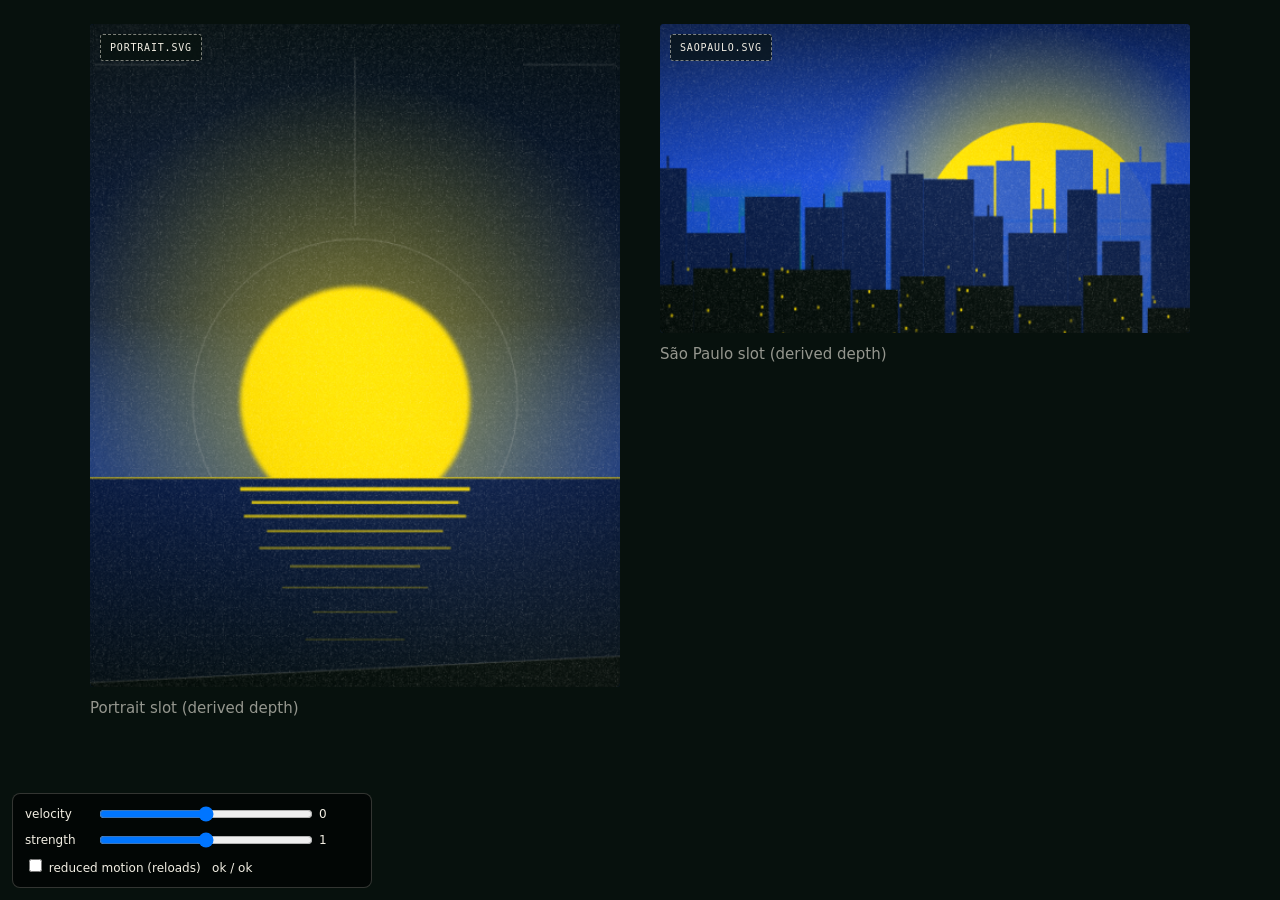
<file: dev/depth-test.html>
<!doctype html>
<html lang="en">
<head>
<meta charset="utf-8">
<meta name="viewport" content="width=device-width, initial-scale=1">
<title>Depth photo test</title>
<link rel="stylesheet" href="../css/style.css">
<style>
  body { padding: 24px 16px 140px; }
  .grid { display: grid; grid-template-columns: repeat(auto-fit, minmax(min(100%, 320px), 1fr)); gap: 40px; max-width: 1100px; margin: 0 auto; align-items: start; }
  .ctl { position: fixed; left: 12px; bottom: 12px; padding: 10px 12px; background: rgba(0,0,0,.6); border: 1px solid rgba(243,239,228,.2); border-radius: 8px; display: grid; gap: 6px; width: min(360px, calc(100vw - 24px)); font: 12px/1.4 system-ui, sans-serif; z-index: 10; }
  .ctl label { display: grid; grid-template-columns: 64px 1fr 40px; gap: 8px; align-items: center; }
  .ctl input[type=range] { width: 100%; }
</style>
</head>
<body>
<div class="grid">
  <figure class="slot" data-slot="portrait" style="--ar: 4 / 5">
    <div class="slot__media"><img src="../assets/slots/portrait.svg" alt="Placeholder portrait art" loading="lazy"></div>
    <span class="slot__tag mono">portrait.svg</span><figcaption>Portrait slot (derived depth)</figcaption>
  </figure>
  <figure class="slot" data-slot="saopaulo" style="--ar: 12 / 7">
    <div class="slot__media"><img src="../assets/slots/saopaulo.svg" alt="Placeholder São Paulo art" loading="lazy"></div>
    <span class="slot__tag mono">saopaulo.svg</span><figcaption>São Paulo slot (derived depth)</figcaption>
  </figure>
</div>
<div class="ctl">
  <label>velocity <input id="v" type="range" min="-1" max="1" step="0.01" value="0"><output id="vo">0</output></label>
  <label>strength <input id="s" type="range" min="0" max="2" step="0.05" value="1"><output id="so">1</output></label>
  <div><input id="rm" type="checkbox"> reduced motion (reloads) &nbsp; <span id="status"></span></div>
</div>
<script type="module">
  import { attachDepth } from '../js/depth-photo.js';
  const $ = (id) => document.getElementById(id);
  const params = new URLSearchParams(location.search);
  const reducedMotion = params.has('rm');
  const strength = parseFloat(params.get('s') || '1');
  $('rm').checked = reducedMotion;
  $('s').value = strength; $('so').textContent = strength;
  $('rm').addEventListener('change', (e) => { e.target.checked ? params.set('rm', '') : params.delete('rm'); location.search = params; });
  $('s').addEventListener('change', (e) => { params.set('s', e.target.value); location.search = params; });

  const handles = [...document.querySelectorAll('.slot')].map((f) => attachDepth(f, { reducedMotion, strength }));
  window.__depth = handles;
  const v = $('v');
  v.addEventListener('input', () => { $('vo').textContent = (+v.value).toFixed(2); });
  // feed the velocity every frame while non-zero, like a scroll loop would
  (function loop() {
    const val = +v.value;
    if (val !== 0) handles.forEach((h) => h.setVelocity(val));
    requestAnimationFrame(loop);
  })();
  setTimeout(() => { $('status').textContent = handles.map((h) => (h.failed ? 'failed' : 'ok')).join(' / '); }, 800);
</script>
</body>
</html>
</file>
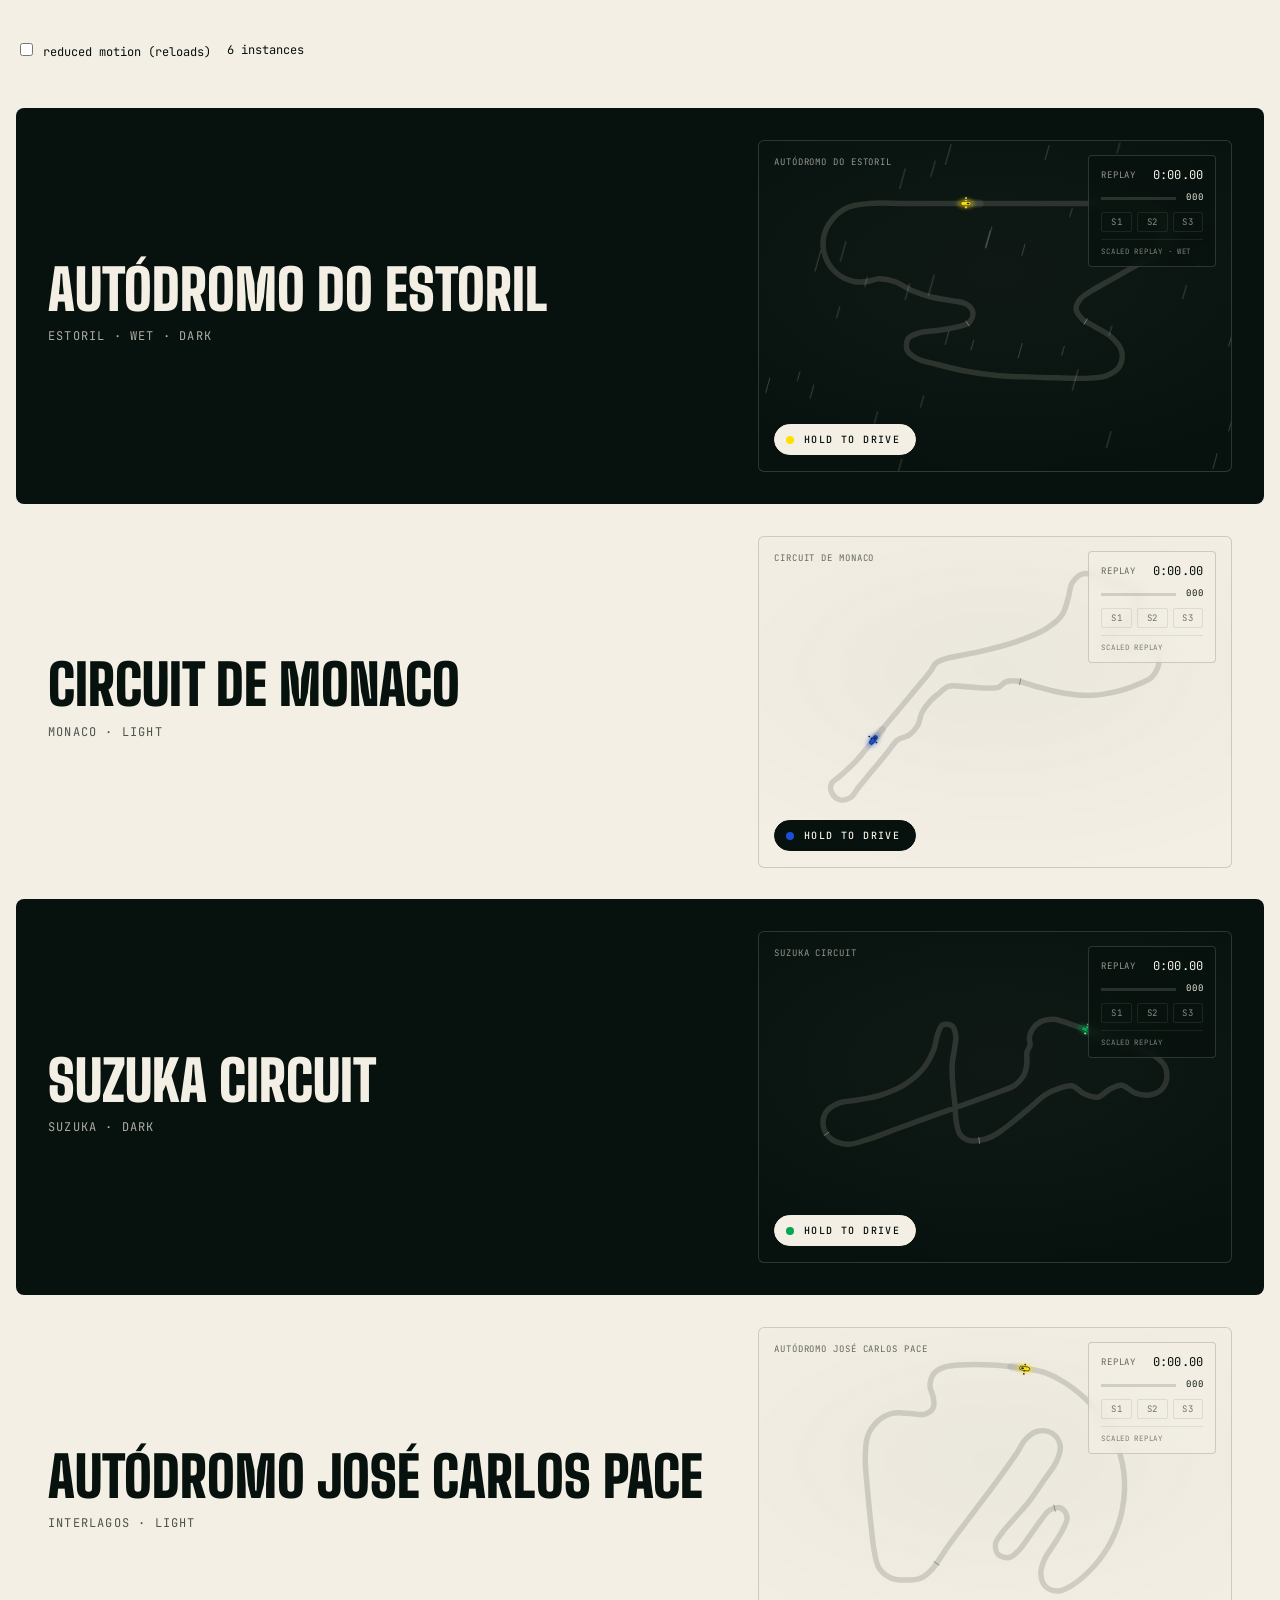
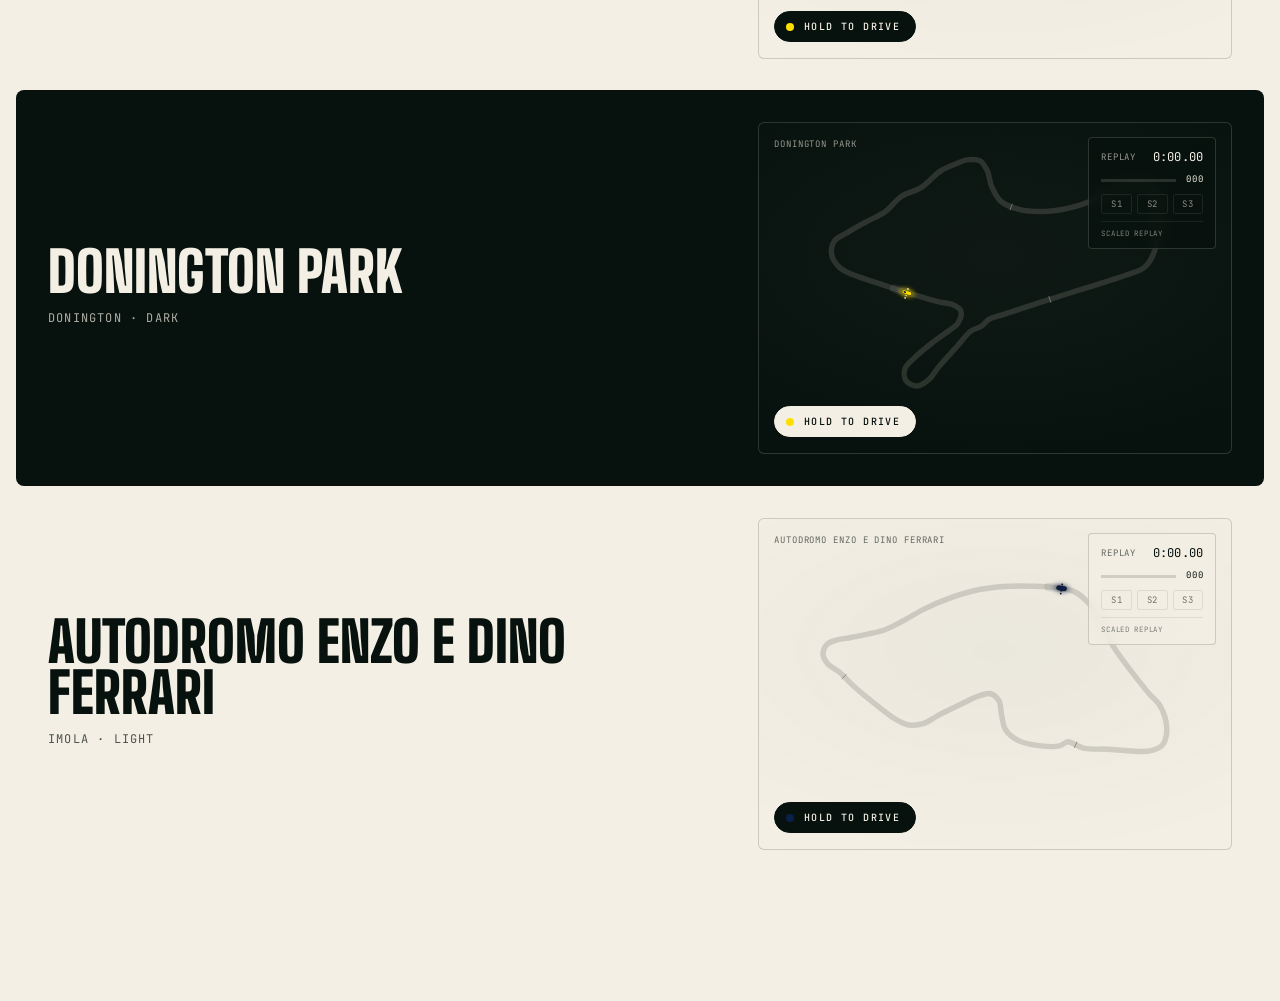
<file: dev/lap-test.html>
<!doctype html>
<html lang="en">
<head>
<meta charset="utf-8">
<meta name="viewport" content="width=device-width, initial-scale=1">
<title>Lap drive test</title>
<link rel="preconnect" href="https://fonts.googleapis.com">
<link rel="preconnect" href="https://fonts.gstatic.com" crossorigin>
<link href="https://fonts.googleapis.com/css2?family=Big+Shoulders+Display:wght@700;900&family=Instrument+Serif:ital@0;1&family=Inter+Tight:wght@400;500;600&family=JetBrains+Mono:wght@400;500&display=swap" rel="stylesheet">
<link rel="stylesheet" href="../css/style.css">
<link rel="stylesheet" href="../css/lap-drive.css">
<style>
  body { margin: 0; background: var(--cream); color: var(--ink); }
  .t-wrap { max-width: 1400px; margin: 0 auto; padding: 40px 16px 120px; display: grid; gap: 48px; }
  .t-row { display: grid; grid-template-columns: 1fr 40%; gap: 40px; align-items: center; padding: 32px; border-radius: 8px; }
  .t-row.dark { background: var(--ink); color: var(--cream); }
  .t-row h2 { font: 900 56px/0.9 var(--f-display); text-transform: uppercase; margin: 0 0 12px; }
  .t-row > div > p { font: 12px/1.6 var(--f-mono); text-transform: uppercase; letter-spacing: .1em; opacity: .7; margin: 0; }
  .t-ctrl { font: 12px var(--f-mono); display: flex; gap: 16px; align-items: center; }
  @media (max-width: 760px) { .t-row { grid-template-columns: 1fr; padding: 16px; } }
</style>
</head>
<body>
<div class="t-wrap">
  <div class="t-ctrl">
    <label><input type="checkbox" id="rm"> reduced motion (reloads)</label>
    <span id="status"></span>
  </div>
  <div id="rows"></div>
</div>
<script type="module">
  import { createLapDrive } from '../js/lap-drive.js';
  import { CIRCUITS } from '../js/circuits.js';

  const reducedMotion = new URLSearchParams(location.search).has('rm');
  const rmBox = document.getElementById('rm');
  rmBox.checked = reducedMotion;
  rmBox.addEventListener('change', (e) => { location.search = e.target.checked ? '?rm' : ''; });

  const rows = [
    { id: 'estoril', wet: true, theme: 'dark', finish: { kicker: '21 April 1985 · Lotus', title: 'Won', result: '+1:02.978', note: 'First Grand Prix win, in the rain' } },
    { id: 'monaco', theme: 'light', accent: '#1b4fd8', finish: { kicker: '1984 · Monaco', title: 'P2', result: 'Rain-shortened', note: 'Sample finish copy for testing' } },
    { id: 'suzuka', theme: 'dark', accent: '#00a651', finish: { kicker: '1988 · Suzuka', title: 'Champion', result: 'P1', note: 'Sample finish copy for testing' } },
    { id: 'interlagos', theme: 'light', finish: { kicker: '1991 · Interlagos', title: 'Won', result: 'Home win', note: 'Sample finish copy for testing' } },
    { id: 'donington', theme: 'dark', finish: { kicker: '1993 · Donington', title: 'Won', result: '+1:23.199', note: 'Sample finish copy for testing' } },
    { id: 'imola', theme: 'light', accent: '#0b1f4b', finish: { kicker: 'Imola', title: 'Remembered', result: '1960 – 1994', note: 'Sample finish copy for testing' } },
  ];

  const host = document.getElementById('rows');
  const instances = [];
  for (const r of rows) {
    const row = document.createElement('section');
    row.className = 't-row' + (r.theme === 'dark' ? ' dark' : '');
    row.innerHTML = `<div><h2>${CIRCUITS[r.id].name}</h2><p>${r.id}${r.wet ? ' · wet' : ''} · ${r.theme}</p></div><div class="lapdrive"></div>`;
    host.appendChild(row);
    const lap = createLapDrive(row.querySelector('.lapdrive'), {
      circuitId: r.id, wet: !!r.wet, accent: r.accent, theme: r.theme, finish: r.finish, reducedMotion,
    });
    instances.push(lap);
    window.__laps = instances;
  }

  const io = new IntersectionObserver((entries) => {
    for (const e of entries) {
      const i = [...host.children].indexOf(e.target);
      instances[i]?.setActive(e.isIntersecting);
    }
  });
  [...host.children].forEach((c) => io.observe(c));
  document.getElementById('status').textContent = `${instances.length} instances`;
</script>
</body>
</html>
</file>
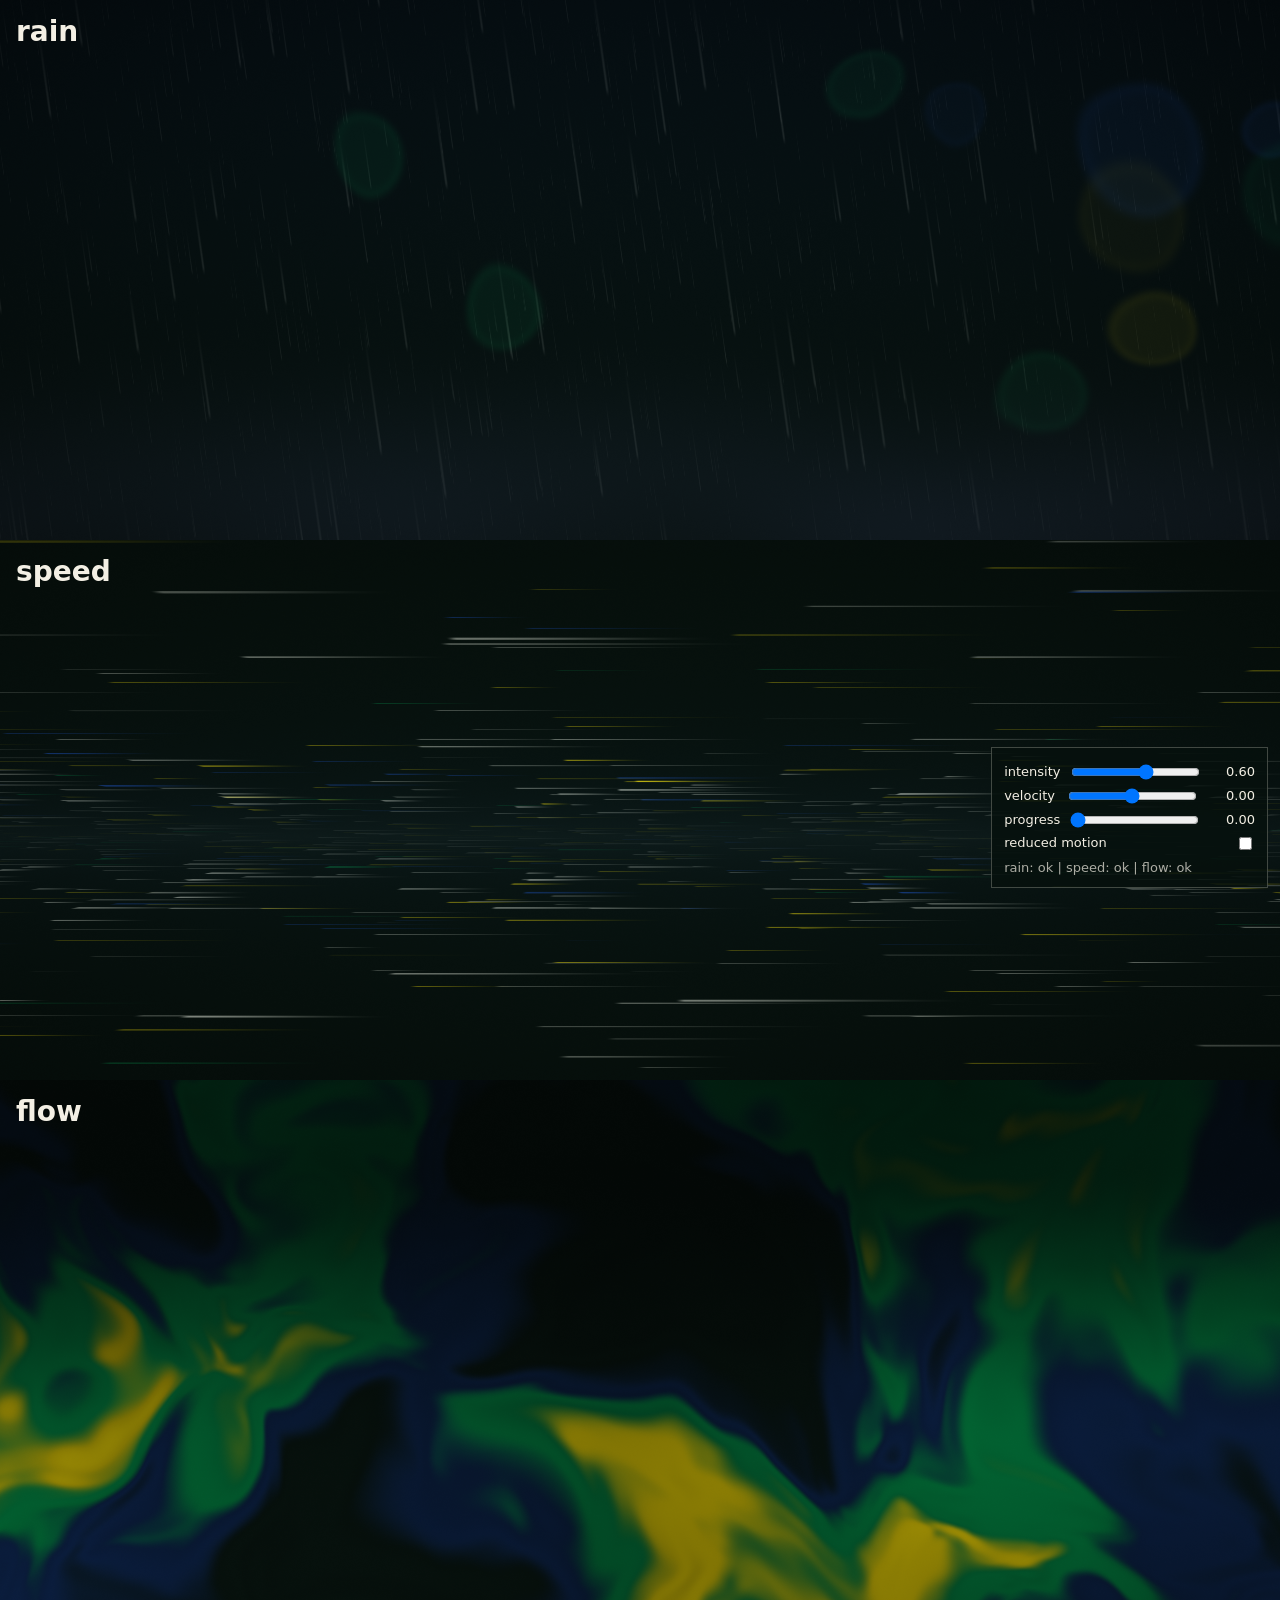
<file: dev/shaders-test.html>
<!doctype html>
<html lang="en">
<head>
<meta charset="utf-8">
<meta name="viewport" content="width=device-width, initial-scale=1">
<title>Shader test</title>
<style>
  html, body { margin: 0; background: #07110D; color: #F3EFE4; font: 13px/1.4 system-ui, sans-serif; }
  section { position: relative; }
  canvas { display: block; width: 100vw; height: 60vh; }
  h2 { position: absolute; left: 16px; top: 12px; margin: 0; font-size: 28px; pointer-events: none; }
  #panel { position: fixed; right: 12px; bottom: 12px; z-index: 2; padding: 10px 12px; background: rgba(7, 17, 13, .85); border: 1px solid rgba(243, 239, 228, .25); }
  #panel label { display: flex; gap: 8px; align-items: center; justify-content: space-between; margin: 4px 0; }
  #panel output { width: 3.5em; text-align: right; }
  #status { margin-top: 6px; opacity: .7; }
</style>
</head>
<body>
<section><canvas data-kind="rain"></canvas><h2>rain</h2></section>
<section><canvas data-kind="speed"></canvas><h2>speed</h2></section>
<section><canvas data-kind="flow"></canvas><h2>flow</h2></section>

<div id="panel">
  <label>intensity <input type="range" data-param="intensity" min="0" max="1" step="0.01" value="0.6"><output>0.60</output></label>
  <label>velocity <input type="range" data-param="velocity" min="-1" max="1" step="0.01" value="0"><output>0.00</output></label>
  <label>progress <input type="range" data-param="progress" min="0" max="1" step="0.01" value="0"><output>0.00</output></label>
  <label>reduced motion <input type="checkbox" id="rm"></label>
  <div id="status"></div>
</div>

<script type="module">
  // Serve over http (module imports do not load from file://). Add ?rm=1 for reduced motion.
  import { createShaderCanvas } from './../js/shaders.js';

  const reducedMotion = new URLSearchParams(location.search).has('rm');
  const rm = document.getElementById('rm');
  rm.checked = reducedMotion;
  rm.addEventListener('change', () => { location.search = rm.checked ? '?rm=1' : ''; });

  const items = [...document.querySelectorAll('canvas')].map((canvas) => {
    const fx = createShaderCanvas(canvas, canvas.dataset.kind, { reducedMotion });
    canvas.addEventListener('pointermove', (e) => {
      const r = canvas.getBoundingClientRect();
      fx.setPointer((e.clientX - r.left) / r.width, (e.clientY - r.top) / r.height);
    });
    fx.start();
    return { kind: canvas.dataset.kind, fx };
  });

  document.getElementById('status').textContent =
    items.map((i) => i.kind + ': ' + (i.fx.failed ? 'FAILED' : 'ok')).join(' | ');

  for (const input of document.querySelectorAll('input[data-param]')) {
    const apply = () => {
      input.nextElementSibling.textContent = Number(input.value).toFixed(2);
      for (const i of items) i.fx.set(input.dataset.param, Number(input.value));
    };
    input.addEventListener('input', apply);
    apply();
  }
  window.addEventListener('resize', () => items.forEach((i) => i.fx.resize()));
</script>
</body>
</html>
</file>
<file: css/style.css>
/* Ayrton Senna — unofficial fan tribute. Original stylesheet. */
:root {
  --ink: #07110d;
  --ink-2: #0c1a14;
  --cream: #f3efe4;
  --cream-2: #e4dfd0;
  --yellow: #ffdf00;
  --green: #00a651;
  --blue: #1b4fd8;
  --navy: #0b1f4b;
  --line: rgba(243, 239, 228, 0.16);
  --f-display: "Big Shoulders Display", "Arial Narrow", Impact, sans-serif;
  --f-serif: "Instrument Serif", Georgia, serif;
  --f-body: "Inter Tight", system-ui, -apple-system, "Segoe UI", sans-serif;
  --f-mono: "JetBrains Mono", ui-monospace, Menlo, monospace;
  --pad: clamp(18px, 3.2vw, 56px);
  --ease: cubic-bezier(0.2, 0.8, 0.2, 1);
}

*, *::before, *::after { box-sizing: border-box; }
html { -webkit-text-size-adjust: 100%; background: var(--ink); }
html.lenis, html.lenis body { height: auto; }
.lenis.lenis-smooth { scroll-behavior: auto !important; }
.lenis.lenis-stopped { overflow: hidden; }
body {
  margin: 0; background: var(--ink); color: var(--cream);
  font-family: var(--f-body); font-size: clamp(15px, 1.05vw, 18px); line-height: 1.5;
  -webkit-font-smoothing: antialiased; text-rendering: optimizeLegibility;
  overflow-x: clip;
}
html.is-loading body { overflow: hidden; height: 100vh; }
img, svg, canvas { display: block; max-width: 100%; }
a { color: inherit; text-decoration: none; }
h1, h2, h3, h4, p, ul, ol, dl, dd, figure { margin: 0; padding: 0; }
ul, ol { list-style: none; }
button { font: inherit; color: inherit; background: none; border: 0; cursor: pointer; }
em { font-family: var(--f-serif); font-style: italic; font-weight: 400; letter-spacing: -0.01em; }
::selection { background: var(--yellow); color: var(--ink); }
:focus-visible { outline: 2px solid var(--yellow); outline-offset: 4px; }

.defs { position: absolute; }
.mono { font-family: var(--f-mono); font-size: clamp(10px, 0.72vw, 12px); letter-spacing: 0.08em; text-transform: uppercase; line-height: 1.5; }
.display { font-family: var(--f-display); font-weight: 900; text-transform: uppercase; line-height: 0.84; letter-spacing: -0.01em; }
.display em { text-transform: none; font-size: 0.82em; letter-spacing: -0.02em; }

.grain {
  position: fixed; inset: -50%; z-index: 90; pointer-events: none;
  background: url(../assets/grain.svg) 0 0 / 300px 300px; opacity: 0.22; mix-blend-mode: overlay;
  animation: grain 0.9s steps(4) infinite;
}
@keyframes grain { 0% { transform: translate(0, 0); } 25% { transform: translate(-3%, 2%); } 50% { transform: translate(2%, -3%); } 75% { transform: translate(-2%, -2%); } 100% { transform: translate(3%, 3%); } }

/* split text helpers */
.ch { display: inline-block; overflow: hidden; vertical-align: top; padding: 0.06em 0 0.14em; margin: -0.06em 0 -0.14em; }
.ch > span { display: inline-block; will-change: transform; }
.wd { display: inline-block; }
.js:not(.rm) [data-rise] .ch > span { transform: translateY(110%); }
.js:not(.rm) .reveal { opacity: 0; transform: translateY(28px); }

/* ───────── Loader ───────── */
.loader { position: fixed; inset: 0; z-index: 100; display: grid; place-items: center; color: var(--cream); }
html:not(.js) .loader { display: none; }
.loader__cols { position: absolute; inset: 0; display: grid; grid-template-columns: repeat(5, 1fr); }
.loader__cols i { background: var(--ink); transform-origin: top; border-right: 1px solid rgba(243, 239, 228, 0.05); }
.loader__body { position: relative; width: min(760px, 86vw); }
.loader__lights { display: grid; grid-template-columns: repeat(5, 1fr); gap: clamp(8px, 2vw, 22px); margin-bottom: clamp(28px, 5vh, 56px); }
.loader__lights span { background: #0d0f0e; border: 1px solid rgba(243, 239, 228, 0.12); border-radius: 14px; padding: clamp(8px, 1.4vw, 14px); display: grid; gap: clamp(6px, 1vw, 12px); }
.loader__lights b { display: block; aspect-ratio: 1; border-radius: 50%; background: #1b1d1c; box-shadow: inset 0 0 0 1px rgba(255, 255, 255, 0.05); transition: background 0.12s, box-shadow 0.12s; }
.loader__lights span.on b { background: #ff2b1c; box-shadow: 0 0 28px 4px rgba(255, 43, 28, 0.55), inset 0 0 10px rgba(255, 200, 190, 0.6); }
.loader__row { display: flex; align-items: flex-end; justify-content: space-between; gap: 16px; }
.loader__row .mono { opacity: 0.6; padding-bottom: 0.6em; }
.loader__count { font-family: var(--f-display); font-weight: 900; font-size: clamp(72px, 15vw, 190px); line-height: 0.8; color: var(--yellow); font-variant-numeric: tabular-nums; overflow: hidden; }
.loader__count span { display: inline-block; }

/* ───────── Cursor ───────── */
.cursor { position: fixed; left: 0; top: 0; z-index: 95; pointer-events: none; display: none; }
@media (hover: hover) and (pointer: fine) { html.js:not(.rm) .cursor { display: block; } }
.cursor__dot, .cursor__ring { position: fixed; left: 0; top: 0; border-radius: 50%; }
.cursor__dot { width: 6px; height: 6px; background: var(--yellow); }
.cursor__ring { width: 38px; height: 38px; border: 1px solid rgba(243, 239, 228, 0.55); display: grid; place-items: center; transition: width 0.35s var(--ease), height 0.35s var(--ease), background 0.35s, border-color 0.35s; mix-blend-mode: difference; }
.cursor__label { font-family: var(--f-mono); font-size: 10px; letter-spacing: 0.1em; text-transform: uppercase; color: var(--ink); opacity: 0; transition: opacity 0.2s; white-space: nowrap; }
.cursor.is-link .cursor__ring { width: 64px; height: 64px; border-color: var(--yellow); }
.cursor.is-label .cursor__ring { width: 84px; height: 84px; background: var(--yellow); border-color: var(--yellow); mix-blend-mode: normal; }
.cursor.is-label .cursor__label { opacity: 1; }
.cursor.is-label .cursor__dot { opacity: 0; }

/* ───────── Nav ───────── */
.nav { position: fixed; inset: 0 0 auto 0; z-index: 80; display: flex; align-items: center; justify-content: space-between; padding: clamp(14px, 1.6vw, 24px) var(--pad); mix-blend-mode: difference; color: #fff; transition: transform 0.5s var(--ease); }
.nav.is-hidden { transform: translateY(-110%); }
.nav__mark { display: flex; align-items: center; gap: 12px; font-family: var(--f-display); font-weight: 700; text-transform: uppercase; line-height: 0.9; font-size: 17px; letter-spacing: 0.02em; }
.nav__mark b { font-weight: 900; }
.nav__bars { display: flex; gap: 3px; transform: skewX(-18deg); }
.nav__bars i { width: 5px; height: 26px; background: currentColor; }
.nav__links { display: flex; gap: clamp(16px, 2.2vw, 36px); font-family: var(--f-mono); font-size: 11px; letter-spacing: 0.1em; text-transform: uppercase; }
.nav__links a { position: relative; padding: 6px 0; }
.nav__links a::after { content: ""; position: absolute; left: 0; right: 0; bottom: 0; height: 1px; background: currentColor; transform: scaleX(0); transform-origin: right; transition: transform 0.45s var(--ease); }
.nav__links a:hover::after, .nav__links a.is-active::after { transform: scaleX(1); transform-origin: left; }
.nav__right { display: flex; align-items: center; gap: 18px; }
.nav__tag { opacity: 0.7; }
.nav__menu { display: none; border: 1px solid currentColor; border-radius: 99px; padding: 9px 18px; font-family: var(--f-mono); font-size: 11px; letter-spacing: 0.1em; text-transform: uppercase; }
.nav__progress { position: absolute; left: 0; right: 0; bottom: 0; height: 2px; }
.nav__progress i { display: block; height: 100%; background: currentColor; transform: scaleX(0); transform-origin: left; }

.menu { position: fixed; inset: 0; z-index: 70; background: var(--navy); display: grid; align-items: end; padding: 110px var(--pad) 48px; }
.menu[hidden] { display: none; }
.menu nav { display: grid; gap: 4px; }
.menu a { font-family: var(--f-display); font-weight: 900; text-transform: uppercase; font-size: clamp(48px, 15vw, 96px); line-height: 0.9; display: flex; align-items: baseline; gap: 14px; border-bottom: 1px solid var(--line); padding: 8px 0; }
.menu a .mono { color: var(--yellow); }

/* ───────── Pins (sticky) ───────── */
.pin { position: relative; }
.pin__inner { position: sticky; top: 0; height: 100vh; height: 100svh; overflow: hidden; }

/* ───────── Hero ───────── */
.hero { height: 460vh; background: radial-gradient(120% 90% at 50% 40%, #0e2219 0%, var(--ink) 60%); }
.hero__canvas, .hero__fallback { position: absolute; inset: 0; width: 100%; height: 100%; }
.hero__canvas { z-index: 2; }
.hero__fallback { z-index: 1; opacity: 0; background: center / min(80vw, 1200px) auto no-repeat; -webkit-mask: url(../assets/car-side.svg) center / min(80vw, 1200px) auto no-repeat; mask: url(../assets/car-side.svg) center / min(80vw, 1200px) auto no-repeat; background-image: linear-gradient(100deg, var(--yellow), var(--green) 55%, var(--blue)); }
.hero.no-gl .hero__fallback { opacity: 1; }
.hero.no-gl .hero__canvas { display: none; }
.hero__title { position: absolute; inset: 0; z-index: 1; pointer-events: none; font-family: var(--f-display); font-weight: 900; text-transform: uppercase; line-height: 0.78; font-size: clamp(96px, 27vw, 560px); letter-spacing: -0.015em; }
.hero__word { position: absolute; display: block; white-space: nowrap; will-change: transform; }
.hero__word--a { left: calc(var(--pad) - 0.03em); top: clamp(64px, 9vh, 110px); color: var(--cream); }
.hero__word--b { right: calc(var(--pad) - 0.02em); bottom: clamp(96px, 15vh, 170px); color: transparent; -webkit-text-stroke: 2px var(--yellow); }
.js:not(.rm) .hero__word .ch > span { transform: translateY(110%); }
.hero__meta { position: absolute; left: var(--pad); right: var(--pad); bottom: clamp(20px, 3.5vh, 40px); z-index: 3; display: grid; grid-template-columns: 1fr minmax(0, 34ch) 1fr; align-items: end; gap: 24px; }
.hero__lede { font-size: clamp(16px, 1.35vw, 22px); line-height: 1.25; text-align: center; text-wrap: balance; }
.hero__lede em { color: var(--yellow); font-size: 1.12em; }
.hero__meta-r { text-align: right; display: flex; justify-content: flex-end; align-items: center; gap: 12px; }
.hero__scroll { width: 1px; height: 44px; background: var(--line); position: relative; overflow: hidden; }
.hero__scroll::after { content: ""; position: absolute; inset: 0; background: var(--yellow); animation: drip 1.8s var(--ease) infinite; }
@keyframes drip { 0% { transform: translateY(-100%); } 60%, 100% { transform: translateY(100%); } }
.hero__beats { position: absolute; inset: 0; z-index: 3; pointer-events: none; }
.beat { position: absolute; max-width: min(34ch, 80vw); opacity: 0; visibility: hidden; }
.beat h2 { font-family: var(--f-display); font-weight: 900; text-transform: uppercase; font-size: clamp(44px, 6.4vw, 120px); line-height: 0.86; margin: 12px 0 16px; }
.beat h2 em { color: var(--yellow); text-transform: none; font-size: 0.86em; }
.beat p { max-width: 30ch; opacity: 0.85; }
.beat .mono { color: var(--yellow); }
.beat--1 { left: var(--pad); bottom: 14vh; }
.beat--2 { right: var(--pad); top: 18vh; text-align: right; }
.beat--2 p { margin-left: auto; }
.beat--3 { left: 50%; top: 50%; translate: -50% -50%; text-align: center; max-width: 90vw; }
.beat--3 h2 { font-size: clamp(64px, 13vw, 260px); }
.beat--3 p { margin-inline: auto; }

/* ───────── Marquee ───────── */
.marquee { padding: clamp(40px, 8vh, 110px) 0; overflow: hidden; background: var(--ink); border-block: 1px solid var(--line); }
.marquee__row { white-space: nowrap; will-change: transform; }
.marquee__track { display: inline-flex; align-items: baseline; gap: clamp(20px, 3vw, 60px); padding-right: clamp(20px, 3vw, 60px); font-family: var(--f-display); font-weight: 900; text-transform: uppercase; font-size: clamp(64px, 12vw, 220px); line-height: 0.9; will-change: transform; }
.marquee__track i { font-family: var(--f-serif); font-style: italic; font-weight: 400; text-transform: none; color: var(--yellow); font-size: 0.86em; }
.marquee__row--alt .marquee__track { color: transparent; -webkit-text-stroke: 1.5px var(--cream); }
.marquee__row--alt .marquee__track i { color: var(--green); -webkit-text-stroke: 0; }

/* ───────── Intro ───────── */
.intro { background: var(--cream); color: var(--ink); padding: clamp(80px, 14vh, 180px) var(--pad) clamp(80px, 14vh, 200px); position: relative; }
.intro__head { display: flex; justify-content: space-between; border-top: 1px solid rgba(7, 17, 13, 0.25); padding-top: 14px; margin-bottom: clamp(40px, 8vh, 110px); }
.intro__text { font-family: var(--f-display); font-weight: 900; text-transform: uppercase; font-size: clamp(34px, 5.4vw, 104px); line-height: 0.92; letter-spacing: -0.005em; max-width: 22ch; max-width: min(100%, 1500px); text-wrap: pretty; }
.intro__text .wd { margin-right: 0.22em; }
.js:not(.rm) .intro__text .wd { opacity: 0.12; }
.intro__grid { margin-top: clamp(60px, 12vh, 170px); display: grid; grid-template-columns: 5fr 4fr 4fr; gap: clamp(20px, 4vw, 80px); align-items: start; }
.intro__facts dl { display: grid; }
.intro__facts dl > div { display: grid; grid-template-columns: 1fr 1.2fr; gap: 12px; padding: 16px 0; border-top: 1px solid rgba(7, 17, 13, 0.25); }
.intro__facts dt { opacity: 0.6; padding-top: 0.35em; }
.intro__facts dd { font-family: var(--f-display); font-weight: 700; text-transform: uppercase; font-size: clamp(20px, 1.9vw, 34px); line-height: 1; }
.slot--karting { margin-top: clamp(60px, 18vh, 260px); }

/* ───────── Photo slots ───────── */
.slot { position: relative; }
.slot__media { position: relative; aspect-ratio: var(--ar, 4 / 5); overflow: hidden; background: var(--navy); border-radius: 4px; }
.slot__media img { width: 100%; height: 100%; object-fit: cover; transform: scale(1.12); will-change: transform; }
.slot__tag { position: absolute; left: 10px; top: 10px; padding: 5px 9px; background: rgba(7, 17, 13, 0.72); color: var(--cream); border: 1px dashed rgba(243, 239, 228, 0.5); border-radius: 3px; backdrop-filter: blur(6px); -webkit-backdrop-filter: blur(6px); }
.slot.is-filled .slot__tag { display: none; }
.slot figcaption { margin-top: 10px; opacity: 0.6; }

.is-fast .slot__media img { filter: url(#liquid); }

/* ───────── Stats ───────── */
.stats { position: relative; background: var(--ink); padding: clamp(90px, 16vh, 220px) var(--pad); overflow: hidden; }
.stats__canvas { position: absolute; inset: 0; width: 100%; height: 100%; opacity: 0.75; }
.stats__head, .stats__grid, .stats__note { position: relative; z-index: 1; }
.stats__head { display: grid; gap: 18px; margin-bottom: clamp(48px, 9vh, 120px); }
.stats__head .mono { color: var(--yellow); }
.stats__head h2 { font-size: clamp(64px, 11vw, 220px); }
.stats__grid { display: grid; grid-template-columns: repeat(10, 1fr); border-top: 1px solid var(--line); }
.stat { grid-column: span 2; padding: clamp(18px, 2.4vw, 40px) clamp(10px, 1.4vw, 24px) clamp(22px, 3vw, 48px) 0; border-bottom: 1px solid var(--line); display: flex; flex-direction: column; justify-content: space-between; gap: 18px; min-height: clamp(150px, 20vw, 320px); }
.stat + .stat { border-left: 1px solid var(--line); padding-left: clamp(10px, 1.4vw, 24px); }
.stat--xl { grid-column: span 5; min-height: clamp(220px, 30vw, 520px); }
.stat:nth-child(3) { border-left: 0; padding-left: 0; }
.stat__n { font-family: var(--f-display); font-weight: 900; font-size: clamp(72px, 10vw, 200px); line-height: 0.78; font-variant-numeric: tabular-nums; letter-spacing: -0.02em; }
.stat--xl .stat__n { font-size: clamp(130px, 25vw, 520px); color: var(--yellow); }
.stat--xl:nth-child(2) .stat__n { color: transparent; -webkit-text-stroke: 2px var(--cream); }
.stat__l { font-family: var(--f-mono); font-size: clamp(10px, 0.8vw, 13px); letter-spacing: 0.08em; text-transform: uppercase; opacity: 0.75; }
.stats__note { margin-top: 28px; opacity: 0.55; }

/* ───────── Career (horizontal) ───────── */
.career { background: var(--navy); }
.career__inner { display: block; background: linear-gradient(180deg, #0b1f4b 0%, #081535 100%); }
.career__hud { position: absolute; left: var(--pad); right: var(--pad); bottom: clamp(16px, 3vh, 34px); z-index: 4; display: grid; grid-template-columns: auto auto 1fr auto; gap: 18px; align-items: center; }
.career__year { color: var(--yellow); font-variant-numeric: tabular-nums; }
.career__bar { height: 1px; background: var(--line); position: relative; }
.career__bar i { position: absolute; inset: -1px 0; background: var(--yellow); transform: scaleX(0); transform-origin: left; }
.career__track { display: flex; width: max-content; height: 100%; will-change: transform; padding-right: 8vw; }
.panel { position: relative; flex: 0 0 auto; width: min(78vw, 1180px); height: 100%; padding: clamp(96px, 16vh, 170px) clamp(28px, 4vw, 80px) clamp(80px, 13vh, 130px); display: grid; grid-template-columns: minmax(0, 1.1fr) minmax(0, 0.9fr); grid-template-rows: auto 1fr auto; column-gap: clamp(24px, 4vw, 80px); border-left: 1px solid var(--line); transform-origin: 50% 50%; will-change: transform; }
.panel--wide { width: min(92vw, 1400px); }
.panel header { grid-column: 1; display: grid; gap: 14px; position: relative; z-index: 2; }
.panel header .mono { color: var(--yellow); }
.panel h3 { font-size: clamp(64px, 10.5vw, 210px); }
.panel > p { grid-column: 1; align-self: end; max-width: 42ch; font-size: clamp(16px, 1.25vw, 21px); line-height: 1.4; position: relative; z-index: 2; }
.panel__facts { grid-column: 1; display: flex; flex-wrap: wrap; gap: 10px 28px; margin-top: 26px; padding-top: 16px; border-top: 1px solid var(--line); position: relative; z-index: 2; }
.panel__facts b { font-family: var(--f-display); font-weight: 900; font-size: clamp(26px, 2.6vw, 46px); letter-spacing: 0; color: var(--yellow); margin-right: 8px; vertical-align: -0.12em; }
.panel__num { position: absolute; right: -0.04em; top: 50%; transform: translateY(-52%); font-family: var(--f-display); font-weight: 900; font-size: clamp(260px, 52vh, 620px); line-height: 0.8; color: transparent; -webkit-text-stroke: 1.5px rgba(243, 239, 228, 0.14); pointer-events: none; z-index: 0; }
.panel .slot--side { grid-column: 2; grid-row: 1 / 4; align-self: center; justify-self: end; width: min(100%, 46vh); z-index: 1; }
.panel .slot--side[style*="10 / 7"] { width: min(100%, 70vh); }
.panel--title { width: min(72vw, 1000px); border-left: 0; grid-template-columns: 1fr; grid-template-rows: auto auto 1fr auto; }
.panel--title .mono { color: var(--yellow); }
.panel--title h2 { font-size: clamp(88px, 15vw, 300px); margin-top: 16px; }
.panel__car { align-self: center; width: 100%; aspect-ratio: 1600 / 480; background: linear-gradient(90deg, var(--yellow), var(--green) 60%, var(--blue)); -webkit-mask: url(../assets/car-side.svg) left center / contain no-repeat; mask: url(../assets/car-side.svg) left center / contain no-repeat; }
.panel__hint { display: flex; gap: 12px; align-items: center; opacity: 0.7; }
.panel__hint i { font-style: normal; animation: nudge 1.4s var(--ease) infinite; }
@keyframes nudge { 50% { transform: translateX(10px); } }
.panel--chart { width: min(86vw, 1300px); grid-template-columns: minmax(0, 1fr); grid-template-rows: auto 1fr auto; }
.panel--chart h3 { font-size: clamp(48px, 7vw, 130px); }
.chart { display: grid; grid-template-columns: repeat(11, minmax(0, 1fr)); gap: clamp(6px, 1vw, 18px); align-items: end; min-height: 0; padding-top: 24px; }
.chart__col { display: grid; grid-template-rows: 1fr auto auto; height: 100%; gap: 8px; min-height: 0; }
.chart__bars { display: flex; align-items: flex-end; gap: 4px; min-height: 0; border-bottom: 1px solid var(--line); }
.chart__bar { flex: 1; position: relative; background: var(--yellow); transform-origin: bottom; min-height: 2px; }
.chart__bar--p { background: transparent; border: 1px solid var(--cream); border-bottom: 0; }
.chart__bar span { position: absolute; left: 50%; bottom: calc(100% + 4px); transform: translateX(-50%); font-family: var(--f-mono); font-size: 10px; }
.chart__yr { font-family: var(--f-display); font-weight: 900; font-size: clamp(16px, 1.8vw, 30px); line-height: 1; }
.chart__tm { font-family: var(--f-mono); font-size: 9px; letter-spacing: 0.06em; text-transform: uppercase; opacity: 0.6; white-space: nowrap; overflow: hidden; text-overflow: ellipsis; }
.chart__col.is-champ .chart__yr { color: var(--yellow); }
.chart__col.is-champ .chart__yr::after { content: " ★"; font-size: 0.6em; vertical-align: 0.3em; }
.chart__key { display: flex; align-items: center; gap: 8px; margin-top: 18px; opacity: 0.8; }
.chart__key .k { width: 12px; height: 12px; display: inline-block; margin-left: 14px; }
.chart__key .k:first-child { margin-left: 0; }
.k--w { background: var(--yellow); } .k--p { border: 1px solid var(--cream); } .k--c { background: none; }
.k--c::before { content: "★"; color: var(--yellow); font-size: 12px; line-height: 1; }

/* ───────── Titles (stacking cards) ───────── */
.titles { position: relative; background: var(--ink); }
.titles__intro { padding: clamp(90px, 16vh, 200px) var(--pad) clamp(50px, 9vh, 110px); display: grid; gap: 18px; }
.titles__intro .mono { color: var(--yellow); }
.titles__intro h2 { font-size: clamp(88px, 17vw, 340px); }
.crown { position: sticky; top: 0; height: 100vh; height: 100svh; overflow: hidden; }
.crown__inner { position: relative; height: 100%; padding: clamp(90px, 14vh, 150px) var(--pad) clamp(36px, 6vh, 70px); display: grid; align-items: end; transform-origin: 50% 0; will-change: transform; }
.crown--88 .crown__inner { background: var(--yellow); color: var(--ink); }
.crown--90 .crown__inner { background: var(--green); color: var(--ink); }
.crown--91 .crown__inner { background: var(--blue); color: var(--cream); }
.crown__year { position: absolute; left: 50%; top: 46%; transform: translate(-50%, -50%); font-family: var(--f-display); font-weight: 900; font-size: clamp(170px, 41vw, 820px); line-height: 0.75; letter-spacing: -0.03em; white-space: nowrap; opacity: 0.14; pointer-events: none; }
.crown__laurel { position: absolute; right: var(--pad); top: 50%; width: min(52vh, 44vw); aspect-ratio: 1; transform: translateY(-50%); background: currentColor; opacity: 0.9; -webkit-mask: url(../assets/laurel.svg) center / contain no-repeat; mask: url(../assets/laurel.svg) center / contain no-repeat; }
.crown__copy { position: relative; display: grid; gap: 16px; max-width: 46ch; }
.crown__copy h3 { font-size: clamp(110px, 19vw, 380px); line-height: 0.76; margin-left: -0.03em; }
.crown__copy p { font-size: clamp(17px, 1.45vw, 24px); line-height: 1.35; }
.crown__copy ul { display: flex; flex-wrap: wrap; gap: 8px 26px; padding-top: 14px; border-top: 1px solid currentColor; }
.crown__copy b { font-weight: 500; text-decoration: underline; text-underline-offset: 3px; }

/* ───────── Monaco ───────── */
.monaco { height: 380vh; background: var(--ink); }
.monaco__canvas { position: absolute; inset: 0; width: 100%; height: 100%; }
.monaco__inner { display: grid; grid-template-columns: minmax(0, 1fr) minmax(0, 1.5fr) minmax(0, 0.8fr); grid-template-rows: 1fr; gap: clamp(16px, 3vw, 50px); padding: clamp(90px, 13vh, 150px) var(--pad) clamp(30px, 6vh, 70px); align-items: end; }
.monaco__inner::before { content: ""; position: absolute; inset: 0; background: linear-gradient(180deg, rgba(7, 17, 13, 0.25), rgba(7, 17, 13, 0.6)); z-index: 0; }
.monaco__inner > :not(canvas) { position: relative; z-index: 1; }
.monaco__head .mono { color: var(--yellow); }
.monaco__title { position: absolute; left: var(--pad); top: clamp(70px, 10vh, 120px); font-size: clamp(90px, 23vw, 470px); line-height: 0.78; color: transparent; -webkit-text-stroke: 1.5px rgba(243, 239, 228, 0.35); white-space: nowrap; pointer-events: none; will-change: transform; }
.monaco__head { align-self: end; position: static !important; }
.monaco__head .mono, .monaco__lede { position: relative; z-index: 1; }
.monaco__lede { margin-top: 16px; font-size: clamp(18px, 1.7vw, 28px); line-height: 1.25; max-width: 24ch; text-wrap: balance; }
.monaco__map { align-self: center; color: var(--cream); padding-top: 12vh; }
.monaco__side { display: grid; gap: clamp(14px, 3vh, 34px); justify-items: end; text-align: right; }
.monaco__count { font-family: var(--f-display); font-weight: 900; font-size: clamp(110px, 17vw, 330px); line-height: 0.76; color: var(--yellow); display: grid; justify-items: end; font-variant-numeric: tabular-nums; }
.monaco__count small { color: var(--cream); margin-top: 12px; }
.monaco__years { display: grid; grid-template-columns: repeat(3, auto); gap: 8px; }
.monaco__years li { border: 1px solid var(--line); border-radius: 99px; padding: 7px 14px; opacity: 0.4; transition: all 0.5s var(--ease); }
.monaco__years li.on { background: var(--yellow); border-color: var(--yellow); color: var(--ink); opacity: 1; }
.monaco__fact { display: grid; gap: 4px; justify-items: end; }
.monaco__fact b { font-family: var(--f-display); font-weight: 900; font-size: clamp(34px, 3.6vw, 64px); line-height: 1; }
.monaco__fact .mono { opacity: 0.7; max-width: 26ch; }

/* ───────── Circuits ───────── */
.circuit { position: relative; color: inherit; }
.circuit svg { width: 100%; height: auto; overflow: visible; }
.circuit-ghost { stroke: currentColor; stroke-opacity: 0.18; stroke-width: 5; fill: none; stroke-linejoin: round; }
.circuit-line { stroke: var(--yellow); stroke-width: 6; fill: none; stroke-linecap: round; stroke-linejoin: round; stroke-dasharray: 1; stroke-dashoffset: 1; }
.rm .circuit-line, html:not(.js) .circuit-line { stroke-dashoffset: 0; }
.circuit-start { stroke: currentColor; stroke-width: 5; stroke-linecap: square; }
.circuit-labels text { fill: currentColor; fill-opacity: 0.7; font-family: var(--f-mono); font-size: 17px; letter-spacing: 0.06em; text-transform: uppercase; stroke: none; }
.circuit-dot { fill: var(--cream); stroke: var(--yellow); stroke-width: 4; }
.circuit--quiet .circuit-line { stroke: var(--cream); stroke-width: 3; }
.circuit--quiet .circuit-ghost { stroke-opacity: 0.1; stroke-width: 3; }

/* ───────── Races ───────── */
.races { background: var(--cream); color: var(--ink); padding: clamp(90px, 16vh, 220px) var(--pad) clamp(60px, 10vh, 140px); }
.races__head { display: grid; gap: 18px; margin-bottom: clamp(50px, 10vh, 140px); }
.races__head h2 { font-size: clamp(60px, 10.5vw, 210px); }
.race { display: grid; grid-template-columns: 6ch minmax(0, 1.25fr) minmax(0, 1fr); gap: clamp(16px, 3vw, 60px); align-items: center; padding: clamp(36px, 8vh, 110px) 0; border-top: 1px solid rgba(7, 17, 13, 0.25); position: relative; }
.race:last-child { border-bottom: 1px solid rgba(7, 17, 13, 0.25); }
.race__idx { align-self: start; padding-top: 0.6em; opacity: 0.6; }
.race__main { display: grid; gap: 16px; }
.race__main .mono { opacity: 0.7; }
.race h3 { font-size: clamp(60px, 9.5vw, 190px); transition: transform 0.7s var(--ease); }
.race h3 em { color: var(--green); }
.race__main p { max-width: 46ch; font-size: clamp(16px, 1.3vw, 21px); line-height: 1.42; }
.race__map { color: var(--ink); padding: 0 4%; }
.race .circuit-line { stroke: var(--green); }
.race:nth-child(odd) .circuit-line { stroke: var(--blue); }
@media (hover: hover) { .race:hover h3 { transform: translateX(0.12em); } }

/* ───────── Imola ───────── */
.imola { background: #030605; color: var(--cream); min-height: 130vh; display: grid; place-items: center; position: relative; padding: 20vh var(--pad); overflow: hidden; }
.imola__map { position: absolute; inset: 0; display: grid; place-items: center; opacity: 0.5; }
.imola__map .circuit { width: min(92vw, 1300px); }
.imola__copy { position: relative; display: grid; gap: 22px; justify-items: center; text-align: center; max-width: 52ch; }
.imola__copy h2 { font-size: clamp(80px, 14vw, 260px); }
.imola__copy p { font-family: var(--f-serif); font-size: clamp(20px, 2vw, 32px); line-height: 1.3; text-wrap: balance; }
.imola__copy .mono { opacity: 0.6; }

/* ───────── Legacy ───────── */
.legacy { position: relative; background: var(--navy); overflow: hidden; }
.legacy__canvas { position: absolute; inset: 0; width: 100%; height: 100%; }
.legacy__wrap { position: relative; z-index: 1; padding: clamp(90px, 16vh, 220px) var(--pad) clamp(80px, 14vh, 180px); background: linear-gradient(180deg, rgba(7, 17, 13, 0.45), rgba(7, 17, 13, 0.15) 60%, rgba(7, 17, 13, 0.6)); }
.legacy__head { display: grid; gap: 18px; margin-bottom: clamp(40px, 8vh, 100px); }
.legacy__head .mono { color: var(--yellow); }
.legacy__head h2 { font-size: clamp(96px, 22vw, 440px); }
.legacy__grid { display: grid; grid-template-columns: minmax(0, 1.1fr) minmax(0, 0.9fr); gap: clamp(30px, 6vw, 110px); align-items: start; }
.legacy__copy { display: grid; gap: 22px; justify-items: start; max-width: 54ch; }
.legacy__lede { font-size: clamp(24px, 2.6vw, 44px); line-height: 1.12; letter-spacing: -0.01em; text-wrap: balance; }
.legacy__lede em { color: var(--yellow); }
.legacy__num { display: grid; gap: 12px; justify-items: end; text-align: right; }
.legacy__big { font-family: var(--f-display); font-weight: 900; font-size: clamp(110px, 17vw, 330px); line-height: 0.78; color: var(--yellow); font-variant-numeric: tabular-nums; }
.legacy__num .mono { opacity: 0.8; }
.slot--wide { grid-column: 1 / -1; margin-top: clamp(20px, 5vh, 70px); }
.slot--wide figcaption { opacity: 0.75; }

.btn { display: inline-flex; align-items: center; gap: 14px; padding: 18px 28px; border-radius: 99px; background: var(--yellow); color: var(--ink); font-family: var(--f-mono); font-size: 12px; letter-spacing: 0.1em; text-transform: uppercase; position: relative; overflow: hidden; isolation: isolate; will-change: transform; }
.btn::before { content: ""; position: absolute; inset: 0; background: var(--cream); border-radius: inherit; transform: translateY(101%); transition: transform 0.5s var(--ease); z-index: -1; }
.btn:hover::before { transform: none; }
.btn i { font-style: normal; transition: transform 0.4s var(--ease); }
.btn:hover i { transform: translate(3px, -3px); }

/* ───────── Footer ───────── */
.footer { background: var(--ink); padding: 0 var(--pad) 26px; position: relative; overflow: hidden; }
.footer__kerb { height: 14px; margin: 0 calc(var(--pad) * -1); background: url(../assets/kerb.svg) 0 0 / auto 100% repeat-x; }
.footer p.footer__big { opacity: 1; max-width: none; font-size: clamp(64px, 17.5vw, 380px); line-height: 0.8; padding: clamp(50px, 10vh, 130px) 0 clamp(40px, 8vh, 100px); display: flex; flex-wrap: wrap; gap: 0 0.22em; }
.footer__big span:last-child { color: var(--yellow); }
.footer__grid { display: grid; grid-template-columns: 1.3fr 1.3fr 1fr 0.6fr; gap: clamp(20px, 3vw, 56px); padding: 30px 0 60px; border-top: 1px solid var(--line); }
.footer h4 { color: var(--yellow); font-weight: 400; margin-bottom: 14px; }
.footer p { opacity: 0.8; font-size: 14px; line-height: 1.55; max-width: 48ch; }
.footer p strong { color: var(--yellow); font-weight: 600; }
.footer__credits { margin-top: 14px; opacity: 0.7; display: grid; gap: 6px; text-transform: none; letter-spacing: 0.02em; }
.footer__links { display: grid; gap: 8px; font-size: 14px; }
.footer__links a, .footer__nav a, .footer__credits a { text-decoration: underline; text-underline-offset: 3px; text-decoration-color: rgba(243, 239, 228, 0.35); transition: text-decoration-color 0.3s, color 0.3s; }
.footer__links a:hover, .footer__nav a:hover, .footer__credits a:hover { color: var(--yellow); text-decoration-color: var(--yellow); }
.footer__nav { display: grid; gap: 8px; align-content: start; font-size: 14px; }
.footer__base { display: flex; justify-content: space-between; align-items: center; gap: 16px; padding-top: 20px; border-top: 1px solid var(--line); opacity: 0.85; }
.footer__top { padding: 10px 18px; border: 1px solid var(--line); border-radius: 99px; display: inline-block; }

/* ───────── Responsive ───────── */
@media (max-width: 1100px) {
  .nav__tag { display: none; }
  .stat { grid-column: span 5; }
  .stat--xl { grid-column: span 5; }
  .stat:nth-child(odd) { border-left: 0; padding-left: 0; }
  .stat:nth-child(even) { border-left: 1px solid var(--line); padding-left: clamp(10px, 1.4vw, 24px); }
  .stat:last-child { grid-column: span 10; }
  .footer__grid { grid-template-columns: 1fr 1fr; }
}

@media (max-width: 820px) {
  .nav__links { display: none; }
  .nav__menu { display: inline-block; }
  .hero { height: 380vh; }
  .hero__title { font-size: 31vw; }
  .hero__word--a { top: 13vh; }
  .hero__word--b { bottom: 24vh; -webkit-text-stroke-width: 1.5px; }
  .hero__meta { grid-template-columns: 1fr auto; }
  .hero__lede { grid-column: 1 / -1; grid-row: 1; text-align: left; }
  .beat--1 { bottom: 10vh; }
  .beat--2 { top: 12vh; }
  .intro__grid { grid-template-columns: 1fr 1fr; }
  .intro__grid .slot--portrait { grid-column: 1 / -1; width: 78%; }
  .intro__facts { grid-column: 1 / -1; }
  .intro__grid .slot--karting { grid-column: 1 / -1; width: 78%; justify-self: end; margin-top: 10px; }

  /* career becomes a vertical stack */
  .career.pin { height: auto !important; }
  .career .pin__inner { position: relative; height: auto; overflow: visible; display: block; }
  .career__hud { display: none; }
  .career__track { display: block; width: auto; height: auto; padding: 0; transform: none !important; }
  .panel, .panel--wide, .panel--title, .panel--chart { width: 100%; height: auto; display: block; padding: 70px var(--pad); border-left: 0; border-top: 1px solid var(--line); transform: none !important; }
  .panel--title { border-top: 0; padding-top: 100px; }
  .panel__hint { display: none; }
  .panel__car { margin: 34px 0 0; }
  .panel > p { margin-top: 22px; }
  .panel__num { top: 40px; right: 0; transform: none; font-size: 46vw; }
  .panel .slot--side, .panel .slot--side[style*="10 / 7"] { width: 82%; margin: 40px 0 0 auto; }
  .chart { height: 300px; margin-top: 26px; gap: 4px; }
  .chart__tm { display: none; }
  .chart__bar span { font-size: 8px; }

  .crown__laurel { top: 30%; right: 50%; transform: translate(50%, -50%); width: min(70vw, 44vh); opacity: 0.5; }
  .crown__year { top: 30%; }

  .monaco { height: 320vh; }
  .monaco__inner { grid-template-columns: 1fr 1fr; grid-template-rows: auto 1fr auto; align-items: start; padding-top: 84px; }
  .monaco__title { position: relative; left: auto; top: auto; grid-column: 1 / -1; font-size: 25vw; }
  .monaco__head { grid-column: 1 / -1; display: contents; }
  .monaco__head .mono { grid-column: 1 / -1; grid-row: 1; }
  .monaco__title { grid-row: 1; margin-top: 22px; }
  .monaco__lede { display: none; }
  .monaco__map { grid-column: 1 / -1; grid-row: 2; padding-top: 0; align-self: center; }
  .monaco__side { grid-column: 1 / -1; grid-row: 3; grid-template-columns: auto 1fr; justify-items: start; text-align: left; align-items: end; column-gap: 18px; }
  .monaco__count { justify-items: start; font-size: 30vw; grid-row: span 2; }
  .monaco__fact { justify-items: start; }
  .monaco__fact b { font-size: 28px; }
  .circuit-labels text { font-size: 24px; }

  .race { grid-template-columns: 1fr; gap: 18px; }
  .race__idx { padding-top: 0; }
  .race__map { padding: 0 10%; order: 3; }
  .legacy__grid { grid-template-columns: 1fr; }
  .legacy__num { justify-items: start; text-align: left; }
  .footer__grid { grid-template-columns: 1fr; }
  .footer__base { flex-direction: column; align-items: flex-start; }
  .grain { animation: none; }
}

/* ───────── Reduced motion / no-JS: no pins, everything visible ───────── */
.rm .grain, .rm .hero__scroll::after, .rm .panel__hint i { animation: none; }
.rm .loader { display: none; }
.rm .hero { height: auto; }
.rm .pin__inner { position: relative; }
.rm .hero__inner { height: auto; min-height: 100svh; display: flex; flex-direction: column; overflow: visible; }
.rm .hero__title { position: relative; inset: auto; height: 100svh; flex: none; }
.rm .hero__canvas, .rm .hero__fallback { height: 100svh; }
.rm .hero__meta { position: absolute; top: calc(100svh - 110px); bottom: auto; }
.rm .hero__beats { position: relative; inset: auto; display: grid; grid-template-columns: repeat(3, 1fr); gap: 40px; padding: 80px var(--pad); background: var(--ink); z-index: 4; }
.rm .beat { position: static; opacity: 1; visibility: visible; transform: none; translate: none; text-align: left; max-width: none; }
.rm .beat--2 p, .rm .beat--3 p { margin-inline: 0; }
.rm .beat h2, .rm .beat--3 h2 { font-size: clamp(40px, 5vw, 84px); }
.rm .monaco { height: auto; }
.rm .monaco__inner { height: auto; min-height: 100svh; }
.rm .crown { position: relative; }
@media (min-width: 821px) {
  .rm .career.pin { height: auto !important; }
  .rm .career__inner { height: auto; overflow-x: auto; }
  .rm .career__track { height: 100svh; }
  .rm .career__hud { display: none; }
}
@media (max-width: 820px) { .rm .hero__beats { grid-template-columns: 1fr; } }

/* ═════════ Interaction layer: moments, takeovers, helmet ═════════ */

/* Hero helmet sits above the particle car for the opening of the sequence */
.hero__helmet { position: absolute; inset: 0; width: 100%; height: 100%; z-index: 2; pointer-events: none; }
.hero.no-helmet .hero__helmet { display: none; }
.hero__inner { cursor: default; }
.hero__rev { opacity: 0.6; }
@media (hover: none) { .hero__rev { display: none; } }
.hero.is-revving .hero__rev { color: var(--yellow); opacity: 1; }

/* Stat cards that open into moments */
.stat { position: relative; overflow: hidden; padding: 0 !important; }
.stat__btn { width: 100%; height: 100%; text-align: left; display: flex; flex-direction: column; justify-content: space-between; gap: 18px; padding: clamp(18px, 2.4vw, 40px) clamp(10px, 1.4vw, 24px) clamp(22px, 3vw, 48px); cursor: pointer; transition: opacity 0.5s var(--ease), transform 0.7s var(--ease); }
.stat__btn:focus-visible { outline-offset: -4px; }
.stat__more { color: var(--yellow); opacity: 0.75; transition: opacity 0.3s; }
.stat__moment { position: absolute; inset: 0; padding: clamp(18px, 2.4vw, 40px) clamp(14px, 1.6vw, 28px); display: flex; flex-direction: column; justify-content: flex-end; gap: 12px; background: var(--yellow); color: var(--ink); clip-path: inset(100% 0 0 0); transition: clip-path 0.7s var(--ease); pointer-events: none; }
.stat--xl:nth-child(2) .stat__moment { background: var(--cream); }
.stat:nth-child(n+3) .stat__moment { background: var(--green); }
.stat:nth-child(odd):nth-child(n+3) .stat__moment { background: var(--blue); color: var(--cream); }
.stat__moment p { font-family: var(--f-display); font-weight: 700; text-transform: uppercase; font-size: clamp(22px, 2.1vw, 40px); line-height: 0.98; max-width: 22ch; }
.stat--xl .stat__moment p { font-size: clamp(30px, 3.3vw, 64px); }
.stat__moment em { display: block; margin-top: 10px; font-size: 0.72em; text-transform: none; }
.stat__moment .mono { opacity: 0.75; }
.stat__link { pointer-events: auto; text-decoration: underline; text-underline-offset: 4px; }
.stat.is-open .stat__moment { clip-path: inset(0 0 0 0); pointer-events: auto; }
.stat.is-open .stat__btn { opacity: 0; transform: translateY(-14%); }
@media (hover: hover) and (pointer: fine) {
  .stat:hover .stat__moment { clip-path: inset(0 0 0 0); pointer-events: auto; }
  .stat:hover .stat__btn { opacity: 0; transform: translateY(-14%); }
}
.rm .stat__moment, .rm .stat__btn { transition: none; }

/* Monaco year chips */
.monaco__years { grid-template-columns: repeat(4, auto); }
.monaco__years li { padding: 0; }
.monaco__years button { padding: 7px 14px; font: inherit; letter-spacing: inherit; color: inherit; cursor: pointer; }
.monaco__years li.is-dnf { border-style: dashed; }
.monaco__years li.is-dnf.on { background: transparent; border-color: var(--cream); color: var(--cream); }
.monaco__years li.is-picked { outline: 2px solid var(--cream); outline-offset: 3px; opacity: 1; }
.monaco__moment { display: grid; gap: 6px; justify-items: end; max-width: 30ch; min-height: 6.5em; }
.monaco__moment .mono { color: var(--yellow); }
.monaco__moment-text { font-family: var(--f-serif); font-size: clamp(17px, 1.4vw, 24px); line-height: 1.25; }
@media (max-width: 820px) { .monaco__moment { justify-items: start; grid-column: 1 / -1; } }

/* Races host the interactive lap */
.race__map .lapdrive { width: 100%; }
.race__map:has(.lapdrive) { padding: 0; }

/* Photo takeovers: a card that grows to full screen as you scroll */
.takeover { height: 260vh; background: var(--ink); }
.takeover--b { background: var(--navy); }
.takeover__inner { display: grid; place-items: center; }
.takeover__slot { position: absolute; inset: 0; width: 100%; height: 100%; will-change: clip-path; clip-path: inset(30% 27% 30% 27% round 8px); }
.takeover__slot .slot__media { aspect-ratio: auto; height: 100%; border-radius: 0; }
.takeover__slot .slot__tag { left: 50%; top: 50%; transform: translate(-50%, -50%); }
.takeover__text { position: absolute; left: var(--pad); bottom: clamp(30px, 7vh, 80px); z-index: 3; display: grid; gap: 14px; pointer-events: none; }
.takeover__text .mono { color: var(--yellow); }
.takeover__text p { font-size: clamp(54px, 8.5vw, 170px); line-height: 0.86; text-shadow: 0 2px 40px rgba(7, 17, 13, 0.5); }
.takeover__text em { color: var(--yellow); }
.takeover__inner::after { content: ""; position: absolute; inset: 0; z-index: 2; pointer-events: none; background: linear-gradient(0deg, rgba(7, 17, 13, 0.7) 0%, rgba(7, 17, 13, 0) 45%); opacity: var(--shade, 0); }
@media (max-width: 820px) {
  .takeover { height: 220vh; }
}
.rm .takeover { height: auto; }
.rm .takeover__inner { height: auto; padding: 18vh 0; }
.rm .takeover__text { position: relative; left: auto; bottom: auto; margin-top: 30px; padding: 0 var(--pad); }
.rm .takeover__inner { display: block; }
.rm .takeover__slot { position: relative; inset: auto; clip-path: none; width: auto; height: 70vh; margin: 0 var(--pad); }

.hero.has-helmet { height: 600vh; }
@media (max-width: 820px) { .hero.has-helmet { height: 480vh; } }
.rm .hero.has-helmet { height: auto; }

/* Team-era colours in the career track (plain colour only, no marks or liveries) */
.career__inner { --era-bg: #0b1f4b; --era-acc: var(--yellow); background: var(--era-bg); transition: background-color 0.9s var(--ease); }
.career__inner .panel header .mono, .career__inner .panel__facts b, .career__year { color: var(--era-acc); transition: color 0.9s var(--ease); }
.career__bar i { background: var(--era-acc); }
.career__inner .panel header .panel__livery { display: flex; align-items: center; gap: 10px; opacity: 0.85; color: var(--cream); }
.panel__livery .sw { display: inline-flex; border: 1px solid rgba(243, 239, 228, 0.4); }
.panel__livery .sw i { width: 18px; height: 12px; display: block; }
@media (max-width: 820px) {
  .career__inner { background: #0b1f4b; }
  .panel[style*="--bg"] { background: var(--bg); }
  .panel[style*="--bg"] header .mono, .panel[style*="--bg"] .panel__facts b { color: var(--acc); }
  .career__inner .panel header .panel__livery { color: var(--cream); }
}

/* Races take on the colours of the car he drove that day (plain colour only) */
.race[style*="--bg"] { background: var(--bg); color: var(--fg); margin-inline: calc(var(--pad) * -1); padding-inline: var(--pad); border-top-color: transparent; transition: background-color 0.6s var(--ease); }
.race[style*="--bg"]:last-child { border-bottom: 0; }
.race[style*="--bg"] h3 em { color: var(--acc); }
.race[style*="--bg"][data-theme="dark"] .race__map { color: var(--fg); }
.race[style*="--bg"] .race__idx, .race[style*="--bg"] .race__main .mono { opacity: 0.75; }
.race__livery { display: inline-flex; align-items: center; gap: 10px; }
.race__livery .sw { display: inline-flex; border: 1px solid currentColor; }
.race__livery .sw i { width: 18px; height: 12px; display: block; }
.races { padding-bottom: 0; }

/* Monaco chips: Lotus year in yellow, McLaren years in red */
.monaco__years li.on { background: #c8102e; border-color: #c8102e; color: #fff; }
.monaco__years li[data-era="lotus"].on { background: #ffd400; border-color: #ffd400; color: var(--ink); }

.titles__intro { position: relative; }
.titles__intro { min-height: 100svh; align-content: center; }
.titles__helmet { position: absolute; right: var(--pad); top: 50%; width: min(44vw, 700px, 80vh); translate: 0 -50%; pointer-events: none; filter: drop-shadow(0 40px 60px rgba(0,0,0,0.55)); }
@media (max-width: 820px) { .titles__helmet { position: relative; right: auto; top: auto; translate: none; width: 90%; margin: 20px 0 0 auto; } }

.panel__car88 { position: absolute; left: clamp(28px, 4vw, 80px); bottom: clamp(20px, 5vh, 60px); width: min(58%, 820px); z-index: 3; pointer-events: none; filter: drop-shadow(0 24px 30px rgba(0,0,0,0.5)); }
.panel--wide .panel__facts { margin-bottom: clamp(120px, 19vh, 210px); }
@media (max-width: 820px) { .panel__car88 { position: relative; left: auto; bottom: auto; width: 100%; margin-top: 30px; } .panel--wide .panel__facts { margin-bottom: 0; } }

/* Scroll-scrubbed video slot */
.vslot { height: 320vh; background: #030605; }
.vslot__video { position: absolute; inset: 0; width: 100%; height: 100%; object-fit: cover; opacity: 0; transition: opacity 0.8s var(--ease); }
.vslot.has-video .vslot__video { opacity: 1; }
.vslot.has-video .vslot__empty { display: none; }
.vslot__empty { position: absolute; inset: 0; overflow: hidden; background: radial-gradient(80% 60% at 50% 60%, #0e2219, #030605); }
.vslot__empty .slot__tag { left: 50%; top: 50%; transform: translate(-50%, -50%); }
.vslot__lines i { position: absolute; left: 0; height: 2px; width: 40vw; background: linear-gradient(90deg, transparent, var(--yellow)); opacity: 0.5; animation: vline 1.6s linear infinite; }
.vslot__lines i:nth-child(1) { top: 22%; animation-delay: -0.2s; } .vslot__lines i:nth-child(2) { top: 38%; animation-delay: -0.9s; background: linear-gradient(90deg, transparent, var(--green)); }
.vslot__lines i:nth-child(3) { top: 51%; animation-delay: -0.5s; } .vslot__lines i:nth-child(4) { top: 63%; animation-delay: -1.3s; background: linear-gradient(90deg, transparent, var(--blue)); }
.vslot__lines i:nth-child(5) { top: 74%; animation-delay: -0.7s; } .vslot__lines i:nth-child(6) { top: 86%; animation-delay: -1.1s; background: linear-gradient(90deg, transparent, var(--cream)); }
@keyframes vline { from { transform: translateX(110vw); } to { transform: translateX(-50vw); } }
.vslot__inner::after { content: ""; position: absolute; inset: 0; background: linear-gradient(0deg, rgba(3, 6, 5, 0.75), transparent 45%); pointer-events: none; }
.vslot__text { position: absolute; left: var(--pad); bottom: clamp(40px, 9vh, 100px); z-index: 2; display: grid; gap: 14px; }
.vslot__text .mono { color: var(--yellow); }
.vslot__text p { font-size: clamp(54px, 8vw, 160px); line-height: 0.86; }
.vslot__text em { color: var(--yellow); }
.vslot__bar { position: absolute; left: var(--pad); right: var(--pad); bottom: 22px; height: 1px; background: var(--line); z-index: 2; }
.vslot__bar i { position: absolute; inset: -1px 0; background: var(--yellow); transform: scaleX(0); transform-origin: left; }
.vslot__credit { position: absolute; right: var(--pad); bottom: 36px; z-index: 2; opacity: 0.7; text-align: right; max-width: 40ch; }
.rm .vslot { height: auto; } .rm .vslot__inner { height: 80svh; } .rm .vslot__lines i { animation: none; }

/* The machine: pinned 3D car with hotspot labels */
.machine { height: 520vh; background: radial-gradient(90% 70% at 50% 55%, #10241b 0%, #050b08 70%); }
.machine__canvas { position: absolute; inset: 0; width: 100%; height: 100%; }
.machine.no-gl .machine__canvas { display: none; }
.machine.no-gl .machine__inner { background: center 62% / min(86vw, 1400px) auto no-repeat url(../assets/car-1988-side.svg); }
.machine__head { position: absolute; left: var(--pad); top: clamp(90px, 14vh, 150px); z-index: 2; display: grid; gap: 14px; pointer-events: none; }
.machine__head .mono { color: var(--yellow); }
.machine__head h2 { font-size: clamp(54px, 7.5vw, 150px); }
.machine__head em { color: var(--yellow); }
.machine__note { color: var(--cream) !important; opacity: 0.6; }
.machine__spots { position: absolute; inset: 0; z-index: 3; pointer-events: none; }
.spot { position: absolute; left: 0; top: 0; display: flex; align-items: center; gap: 10px; opacity: 0; transition: opacity 0.4s var(--ease); will-change: transform; }
.spot.on { opacity: 1; }
.spot__dot { width: 12px; height: 12px; border-radius: 50%; background: var(--yellow); box-shadow: 0 0 0 4px rgba(255, 223, 0, 0.25), 0 0 18px rgba(255, 223, 0, 0.6); flex: none; translate: -50% 0; }
.spot__line { width: 46px; height: 1px; background: var(--yellow); }
.spot__label { font-family: var(--f-mono); font-size: 11px; letter-spacing: 0.08em; text-transform: uppercase; background: rgba(5, 11, 8, 0.75); border: 1px solid rgba(255, 223, 0, 0.45); padding: 7px 10px; white-space: nowrap; backdrop-filter: blur(6px); }
.spot__label b { display: block; color: var(--yellow); font-weight: 500; }
.machine__bar { position: absolute; left: var(--pad); right: var(--pad); bottom: 24px; height: 1px; background: var(--line); z-index: 2; }
.machine__bar i { position: absolute; inset: -1px 0; background: var(--yellow); transform: scaleX(0); transform-origin: left; }
@media (max-width: 820px) { .machine { height: 420vh; } .spot__line { width: 24px; } .spot__label { font-size: 10px; } }
.rm .machine { height: auto; } .rm .machine__inner { height: 100svh; }

/* Sound toggle */
.nav__sound { display: inline-flex; align-items: center; gap: 10px; border: 1px solid currentColor; border-radius: 99px; padding: 8px 14px; font-family: var(--f-mono); font-size: 11px; letter-spacing: 0.1em; text-transform: uppercase; }
.nav__sound .eq { display: inline-flex; align-items: flex-end; gap: 2px; height: 12px; }
.nav__sound .eq i { width: 2px; height: 3px; background: currentColor; transition: height 0.3s; }
.nav__sound[aria-pressed="true"] .eq i { animation: eq 0.9s ease-in-out infinite; }
.nav__sound[aria-pressed="true"] .eq i:nth-child(2) { animation-delay: -0.3s; }
.nav__sound[aria-pressed="true"] .eq i:nth-child(3) { animation-delay: -0.6s; }
.nav__sound[aria-pressed="true"] .eq i:nth-child(4) { animation-delay: -0.15s; }
@keyframes eq { 0%, 100% { height: 3px; } 50% { height: 12px; } }
.rm .nav__sound .eq i { animation: none !important; height: 8px; }
@media (max-width: 820px) { .nav__sound-label { display: none; } .nav__sound { padding: 9px 11px; } }

.nav__engine { opacity: 0.75; white-space: nowrap; }
.nav__engine::before { content: "Engine · "; opacity: 0.6; }
@media (max-width: 1100px) { .nav__engine { display: none; } }

/* Official YouTube moments: click-to-load, privacy-enhanced player */
.race__main { grid-column: 2; }
.race__watch { grid-column: 2; justify-self: start; display: inline-grid; grid-template-columns: auto auto; grid-template-rows: auto auto; column-gap: 14px; align-items: center; text-align: left; padding: 12px 20px 12px 12px; border-radius: 99px; border: 1px solid currentColor; font-family: var(--f-mono); font-size: 12px; letter-spacing: 0.08em; text-transform: uppercase; color: inherit; cursor: pointer; transition: background 0.3s, color 0.3s; margin-top: -10px; }
.race__watch small { grid-column: 2; opacity: 0.6; font-size: 9px; letter-spacing: 0.06em; }
.race__watch-icon { grid-row: span 2; width: 38px; height: 38px; border-radius: 50%; background: var(--acc, var(--yellow)); position: relative; }
.race[data-theme="light"] .race__watch-icon { background: var(--ink); }
.race__watch-icon::after { content: ""; position: absolute; left: 15px; top: 12px; border-left: 11px solid var(--bg, var(--ink)); border-top: 7px solid transparent; border-bottom: 7px solid transparent; }
.race[data-theme="light"] .race__watch-icon::after { border-left-color: var(--cream); }
.race__watch--link .race__watch-icon::after { left: 13px; top: 13px; border: 0; width: 12px; height: 12px; border-top: 2px solid var(--cream); border-right: 2px solid var(--cream); transform: rotate(0deg); }
.race__watch:hover { background: var(--fg, var(--ink)); color: var(--bg, var(--cream)); }
@media (max-width: 820px) { .race__main, .race__watch { grid-column: 1; } .race__watch { margin-top: 0; } }
.yt { position: fixed; inset: 0; z-index: 120; display: grid; place-items: center; padding: 4vw; }
.yt[hidden] { display: none; }
.yt__backdrop { position: absolute; inset: 0; background: rgba(3, 6, 5, 0.88); backdrop-filter: blur(6px); }
.yt__frame { position: relative; width: min(1200px, 100%); }
.yt__slot { aspect-ratio: 16 / 9; background: #000; border-radius: 8px; overflow: hidden; }
.yt__slot iframe { width: 100%; height: 100%; border: 0; display: block; }
.yt__meta { display: flex; justify-content: space-between; gap: 16px; margin-top: 12px; color: var(--cream); }
.yt__close { color: var(--yellow); font: inherit; letter-spacing: inherit; text-transform: inherit; }

.footer__sub { margin-top: 18px; }

/* Floating sound control: always visible, independent of the hiding nav */
.soundbar { position: fixed; right: var(--pad); bottom: clamp(16px, 3vh, 28px); z-index: 85; display: flex; align-items: center; gap: 10px; pointer-events: none; }
.soundbar > * { pointer-events: auto; }
.soundbar__btn { display: inline-flex; align-items: center; gap: 10px; padding: 11px 16px; border-radius: 99px; background: rgba(7, 17, 13, 0.82); color: var(--cream); border: 1px solid rgba(255, 223, 0, 0.6); font-family: var(--f-mono); font-size: 11px; letter-spacing: 0.1em; text-transform: uppercase; backdrop-filter: blur(8px); -webkit-backdrop-filter: blur(8px); box-shadow: 0 8px 30px rgba(0, 0, 0, 0.35); cursor: pointer; transition: background 0.3s, color 0.3s, border-color 0.3s; }
.soundbar__btn:hover { border-color: var(--yellow); }
.soundbar__btn[aria-pressed="true"] { background: var(--yellow); color: var(--ink); border-color: var(--yellow); }
.soundbar__btn .eq { display: inline-flex; align-items: flex-end; gap: 2px; height: 12px; }
.soundbar__btn .eq i { width: 2px; height: 3px; background: currentColor; }
.soundbar__btn[aria-pressed="true"] .eq i { animation: eq 0.9s ease-in-out infinite; }
.soundbar__btn[aria-pressed="true"] .eq i:nth-child(2) { animation-delay: -0.3s; }
.soundbar__btn[aria-pressed="true"] .eq i:nth-child(3) { animation-delay: -0.6s; }
.soundbar__btn[aria-pressed="true"] .eq i:nth-child(4) { animation-delay: -0.15s; }
.soundbar__engine { padding: 8px 12px; border-radius: 99px; background: rgba(7, 17, 13, 0.82); color: var(--cream); border: 1px solid var(--line); backdrop-filter: blur(8px); -webkit-backdrop-filter: blur(8px); white-space: nowrap; }
.soundbar__engine::before { content: "Engine · "; opacity: 0.6; }
.soundbar.is-nudge .soundbar__btn { animation: nudgeSound 1.6s var(--ease) 3; }
@keyframes nudgeSound { 0%, 100% { transform: none; box-shadow: 0 8px 30px rgba(0,0,0,0.35); } 50% { transform: translateY(-3px); box-shadow: 0 0 0 6px rgba(255, 223, 0, 0.25), 0 8px 30px rgba(0,0,0,0.35); } }
.hero__meta-r { padding-right: 170px; }
@media (max-width: 820px) {
  .soundbar__engine { display: none !important; }
  .soundbar__btn { padding: 10px 13px; }
  .hero__meta-r { padding-right: 120px; }
}
.rm .soundbar__btn .eq i { animation: none !important; height: 8px; }
html.is-loading .soundbar { opacity: 0; }
.soundbar { transition: opacity 0.6s var(--ease); }

@media (max-width: 820px) { .soundbar .nav__sound-label { display: inline; } }
</file>
<file: css/lap-drive.css>
/* "Hold to drive the lap" component. All selectors namespaced under .ld */

.ld {
  --ld-ink: var(--ink, #07110d);
  --ld-cream: var(--cream, #f3efe4);
  --ld-yellow: var(--yellow, #ffdf00);
  --ld-green: var(--green, #00a651);
  --ld-blue: var(--blue, #1b4fd8);
  --ld-navy: var(--navy, #0b1f4b);
  --ld-accent: var(--ld-yellow);
  --ld-mono: var(--f-mono, "JetBrains Mono", ui-monospace, Menlo, monospace);
  --ld-display: var(--f-display, "Big Shoulders Display", "Arial Narrow", Impact, sans-serif);
  --ld-serif: var(--f-serif, "Instrument Serif", Georgia, serif);
  --ld-ease: var(--ease, cubic-bezier(0.2, 0.8, 0.2, 1));

  /* light theme defaults */
  --ld-bg: var(--ld-cream);
  --ld-fg: var(--ld-ink);
  --ld-fg-rgb: 7, 17, 13;
  --ld-bg-rgb: 243, 239, 228;
  --ld-rule: rgba(var(--ld-fg-rgb), 0.16);

  position: relative;
  width: 100%;
  color: var(--ld-fg);
  font-family: var(--ld-mono);
  -webkit-user-select: none;
  user-select: none;
  -webkit-touch-callout: none;
  -webkit-tap-highlight-color: transparent;
  outline: none;
  border-radius: 6px;
}
.ld--dark {
  --ld-bg: var(--ld-ink);
  --ld-fg: var(--ld-cream);
  --ld-fg-rgb: 243, 239, 228;
  --ld-bg-rgb: 7, 17, 13;
}
.ld:focus-visible {
  box-shadow: 0 0 0 2px var(--ld-bg), 0 0 0 4px var(--ld-accent);
}
.ld *,
.ld *::before,
.ld *::after { box-sizing: border-box; }

.ld-stage {
  position: relative;
  width: 100%;
  aspect-ratio: 10 / 7;
  overflow: hidden;
  border: 1px solid var(--ld-rule);
  border-radius: 6px;
  background:
    radial-gradient(120% 90% at 50% 40%, rgba(var(--ld-fg-rgb), 0.035), transparent 70%),
    var(--ld-bg);
  container-type: inline-size;
  cursor: pointer;
  isolation: isolate;
}
.ld--reduced .ld-stage { cursor: default; }

.ld-shake {
  position: absolute;
  inset: 0;
  transform-origin: 50% 50%;
  will-change: transform;
}
.ld-svg {
  position: absolute;
  inset: 4% 4% 13% 4%;
  width: 92%;
  height: 83%;
  overflow: visible;
}

/* track layers */
.ld-ghost {
  stroke: rgba(var(--ld-fg-rgb), 0.14);
  stroke-width: 14;
  stroke-linecap: round;
  stroke-linejoin: round;
}
.ld-ghost-hi {
  stroke: rgba(var(--ld-fg-rgb), 0.22);
  stroke-width: 22;
  stroke-linecap: round;
  opacity: 0;
  transition: opacity 0.3s;
}
.ld-drive,
.ld-drive-glow,
.ld-drive-under {
  stroke-linecap: round;
  stroke-linejoin: round;
}
.ld-drive { stroke: var(--ld-accent); stroke-width: 4.5; }
.ld-drive-glow { stroke: var(--ld-accent); stroke-width: 12; opacity: 0.42; }
.ld-drive-under { stroke: transparent; stroke-width: 8; }
.ld--accent-pale .ld-drive-under { stroke: rgba(7, 17, 13, 0.55); }
.ld--accent-pale .ld-drive-glow { opacity: 0.6; }

.ld-trail path {
  stroke: var(--ld-accent);
  stroke-linecap: round;
}
.ld-trail-0 { stroke-width: 16; }
.ld-trail-1 { stroke-width: 10; }
.ld-trail-2 { stroke-width: 6; }

.ld-start {
  stroke: var(--ld-fg);
  stroke-width: 4;
  stroke-linecap: butt;
  stroke-dasharray: 4 4;
}
.ld-sector-tick {
  stroke: rgba(var(--ld-fg-rgb), 0.45);
  stroke-width: 2;
}

.ld-corner {
  font-family: var(--ld-mono);
  font-size: 19px;
  letter-spacing: 0.08em;
  text-transform: uppercase;
  fill: var(--ld-fg);
  opacity: 0;
  paint-order: stroke;
  stroke: var(--ld-bg);
  stroke-width: 5px;
  stroke-linejoin: round;
}
.ld-corner.is-on { animation: ld-corner 1.9s var(--ld-ease) both; }
@keyframes ld-corner {
  0% { opacity: 0; transform: translateY(6px); }
  14% { opacity: 1; transform: none; }
  70% { opacity: 1; }
  100% { opacity: 0.22; }
}
.ld.is-finished .ld-corner.is-on,
.ld--reduced .ld-corner { animation: none; opacity: 0.3; }

/* car */
.ld-car-body { fill: var(--ld-accent); stroke: var(--ld-ink); stroke-width: 1.5; }
.ld--dark .ld-car-body { stroke: rgba(7, 17, 13, 0.8); }
.ld-car-core { fill: var(--ld-navy); }
.ld-car-glow { fill: var(--ld-accent); opacity: 0.45; transition: opacity 0.3s; }
.ld.is-moving .ld-car-glow { opacity: 0.8; }

/* rain */
.ld-rain {
  position: absolute;
  inset: 0;
  width: 100%;
  height: 100%;
  pointer-events: none;
}

/* HUD */
.ld-hud {
  position: absolute;
  top: clamp(10px, 3cqw, 22px);
  right: clamp(10px, 3cqw, 22px);
  display: grid;
  gap: 7px;
  min-width: clamp(128px, 27cqw, 190px);
  padding: 10px 12px 9px;
  border: 1px solid var(--ld-rule);
  border-radius: 4px;
  background: rgba(var(--ld-bg-rgb), 0.72);
  -webkit-backdrop-filter: blur(6px);
  backdrop-filter: blur(6px);
  font-size: clamp(9px, 1.9cqw, 11px);
  letter-spacing: 0.08em;
  text-transform: uppercase;
  pointer-events: none;
  z-index: 3;
}
.ld-hud-row {
  display: flex;
  align-items: center;
  justify-content: space-between;
  gap: 10px;
}
.ld-hud-label { opacity: 0.6; }
.ld-hud-time {
  font-variant-numeric: tabular-nums;
  font-size: 1.35em;
  letter-spacing: 0.02em;
}
.ld-speed {
  position: relative;
  flex: 1;
  height: 3px;
  background: rgba(var(--ld-fg-rgb), 0.14);
  overflow: hidden;
}
.ld-speed-fill {
  position: absolute;
  inset: 0;
  background: var(--ld-accent);
  transform: scaleX(0);
  transform-origin: 0 50%;
}
.ld--accent-pale .ld-speed-fill { background: var(--ld-green); }
.ld-hud-kmh { font-variant-numeric: tabular-nums; min-width: 3ch; text-align: right; }
.ld-sectors { justify-content: flex-start; gap: 5px; }
.ld-sector {
  flex: 1;
  padding: 3px 0 2px;
  text-align: center;
  border: 1px solid var(--ld-rule);
  border-radius: 2px;
  opacity: 0.55;
  transition: background-color 0.25s, color 0.25s, opacity 0.25s, border-color 0.25s;
}
.ld-sector.is-live {
  opacity: 1;
  border-color: var(--ld-yellow);
  background: var(--ld-yellow);
  color: var(--ld-ink);
  animation: ld-pulse 0.9s ease-in-out infinite alternate;
}
.ld-sector.is-done {
  opacity: 1;
  border-color: var(--ld-green);
  background: var(--ld-green);
  color: var(--ld-cream);
}
@keyframes ld-pulse { to { opacity: 0.7; } }
.ld-hud-note {
  padding-top: 6px;
  border-top: 1px solid var(--ld-rule);
  font-size: 0.82em;
  opacity: 0.5;
}

.ld-tag {
  position: absolute;
  top: clamp(12px, 3.2cqw, 24px);
  left: clamp(12px, 3.2cqw, 24px);
  max-width: 45%;
  font-size: clamp(9px, 1.8cqw, 11px);
  letter-spacing: 0.1em;
  text-transform: uppercase;
  opacity: 0.6;
  pointer-events: none;
}

/* hold button */
.ld-btn {
  position: absolute;
  left: clamp(12px, 3.2cqw, 24px);
  bottom: clamp(12px, 3.2cqw, 24px);
  z-index: 4;
  display: inline-flex;
  align-items: center;
  gap: 10px;
  padding: 0.95em 1.5em 0.95em 1.1em;
  border: 1px solid var(--ld-fg);
  border-radius: 999px;
  background: var(--ld-fg);
  color: var(--ld-bg);
  font: 500 clamp(10px, 2cqw, 12px) / 1 var(--ld-mono);
  letter-spacing: 0.14em;
  text-transform: uppercase;
  cursor: pointer;
  touch-action: none;
  -webkit-user-select: none;
  user-select: none;
  -webkit-touch-callout: none;
  transition: transform 0.2s var(--ld-ease), background-color 0.2s, color 0.2s;
}
.ld-btn:hover { transform: translateY(-1px); }
.ld-btn:focus-visible { outline: 2px solid var(--ld-accent); outline-offset: 3px; }
.ld-btn-dot {
  width: 8px;
  height: 8px;
  border-radius: 50%;
  background: var(--ld-accent);
  box-shadow: 0 0 0 0 var(--ld-accent);
}
.ld.is-driving .ld-btn {
  transform: scale(0.97);
  background: var(--ld-accent);
  border-color: var(--ld-accent);
  color: var(--ld-ink);
}
.ld.is-driving .ld-btn-dot {
  background: var(--ld-green);
  animation: ld-dot 0.5s ease-out infinite;
}
@keyframes ld-dot { to { box-shadow: 0 0 0 7px rgba(0, 166, 81, 0); } }
.ld-btn[hidden] { display: none; }

/* chequered wipe */
.ld-flag {
  position: absolute;
  inset: 0;
  z-index: 5;
  display: flex;
  pointer-events: none;
}
.ld-flag-col {
  --sq: 5cqw;
  flex: 1;
  height: 100%;
  background-image: linear-gradient(to bottom, var(--ld-ink) 50%, var(--ld-cream) 50%);
  background-size: 100% calc(var(--sq) * 2);
  transform: scaleY(0);
  transform-origin: 50% 0;
  animation: ld-flag 0.95s cubic-bezier(0.6, 0, 0.3, 1) both;
  animation-delay: calc(var(--i) * 22ms);
}
.ld-flag-col:nth-child(even) { background-position: 0 var(--sq); transform-origin: 50% 100%; }
@keyframes ld-flag {
  0% { transform: scaleY(0); }
  42% { transform: scaleY(1); }
  58% { transform: scaleY(1); opacity: 1; }
  100% { transform: scaleY(1) translateY(0); opacity: 0; }
}
.ld-flash {
  position: absolute;
  inset: 0;
  z-index: 6;
  background: var(--ld-cream);
  opacity: 0;
  pointer-events: none;
}
.ld.is-finished:not(.ld--reduced) .ld-flash { animation: ld-flash 0.7s ease-out 0.62s both; }
@keyframes ld-flash { 0% { opacity: 0; } 18% { opacity: 0.85; } 100% { opacity: 0; } }

/* finish card */
.ld-card {
  position: absolute;
  inset: 0;
  z-index: 7;
  display: flex;
  align-items: flex-end;
  padding: clamp(16px, 5cqw, 40px);
  background: linear-gradient(to top, rgba(var(--ld-bg-rgb), 0.96) 20%, rgba(var(--ld-bg-rgb), 0.78));
  -webkit-backdrop-filter: blur(3px);
  backdrop-filter: blur(3px);
  -webkit-user-select: text;
  user-select: text;
  cursor: default;
}
.ld-card[hidden] { display: none; }
.ld.is-finished:not(.ld--reduced) .ld-card { animation: ld-card 0.7s var(--ld-ease) 0.9s both; }
@keyframes ld-card { from { opacity: 0; } to { opacity: 1; } }
.ld.is-finished:not(.ld--reduced) .ld-card-in > * { animation: ld-rise 0.8s var(--ld-ease) both; }
.ld.is-finished:not(.ld--reduced) .ld-card-in > :nth-child(1) { animation-delay: 1s; }
.ld.is-finished:not(.ld--reduced) .ld-card-in > :nth-child(2) { animation-delay: 1.08s; }
.ld.is-finished:not(.ld--reduced) .ld-card-in > :nth-child(3) { animation-delay: 1.18s; }
.ld.is-finished:not(.ld--reduced) .ld-card-in > :nth-child(4) { animation-delay: 1.28s; }
.ld.is-finished:not(.ld--reduced) .ld-card-in > :nth-child(5) { animation-delay: 1.4s; }
@keyframes ld-rise { from { opacity: 0; transform: translateY(14px); } to { opacity: 1; transform: none; } }

.ld-card-in { display: grid; gap: 0; max-width: 100%; }
.ld .ld-card-in p { margin: 0; }
.ld .ld-card-kicker {
  padding-bottom: 10px;
  margin-bottom: 4px !important;
  border-bottom: 1px solid var(--ld-rule);
  font-size: clamp(9px, 1.9cqw, 12px);
  letter-spacing: 0.14em;
  text-transform: uppercase;
  opacity: 0.75;
}
.ld .ld-card-title {
  font-family: var(--ld-display);
  font-weight: 900;
  text-transform: uppercase;
  font-size: clamp(54px, 20cqw, 168px);
  line-height: 0.84;
  letter-spacing: -0.01em;
  margin-top: 0.06em !important;
}
.ld .ld-card-result {
  font-family: var(--ld-display);
  font-weight: 900;
  text-transform: uppercase;
  font-size: clamp(22px, 7cqw, 58px);
  line-height: 1;
  color: var(--ld-accent);
  font-variant-numeric: tabular-nums;
  margin-top: 0.12em !important;
}
.ld--accent-pale .ld-card-result {
  -webkit-text-stroke: 0.035em var(--ld-ink);
  paint-order: stroke fill;
}
.ld .ld-card-note {
  font-family: var(--ld-serif);
  font-style: italic;
  font-size: clamp(16px, 3.6cqw, 26px);
  line-height: 1.2;
  margin-top: 0.4em !important;
  opacity: 0.85;
}
.ld-again {
  justify-self: start;
  margin-top: clamp(12px, 3cqw, 22px);
  padding: 0.85em 1.4em;
  border: 1px solid var(--ld-fg);
  border-radius: 999px;
  background: transparent;
  color: var(--ld-fg);
  font: 500 clamp(10px, 1.9cqw, 12px) / 1 var(--ld-mono);
  letter-spacing: 0.14em;
  text-transform: uppercase;
  cursor: pointer;
  transition: background-color 0.2s, color 0.2s;
}
.ld-again:hover { background: var(--ld-fg); color: var(--ld-bg); }
.ld-again:focus-visible { outline: 2px solid var(--ld-accent); outline-offset: 3px; }

.ld-live {
  position: absolute;
  width: 1px;
  height: 1px;
  margin: -1px;
  padding: 0;
  overflow: hidden;
  clip: rect(0 0 0 0);
  clip-path: inset(50%);
  white-space: nowrap;
  border: 0;
}

@media (max-width: 520px) {
  .ld-hud-note { display: none; }
  .ld-tag { display: none; }
}

@media (prefers-reduced-motion: reduce) {
  .ld-flag-col,
  .ld .ld-flash,
  .ld .ld-card,
  .ld .ld-card-in > *,
  .ld-corner.is-on,
  .ld-sector.is-live,
  .ld.is-driving .ld-btn-dot { animation: none !important; }
  .ld-flag-col { display: none; }
}
</file>
